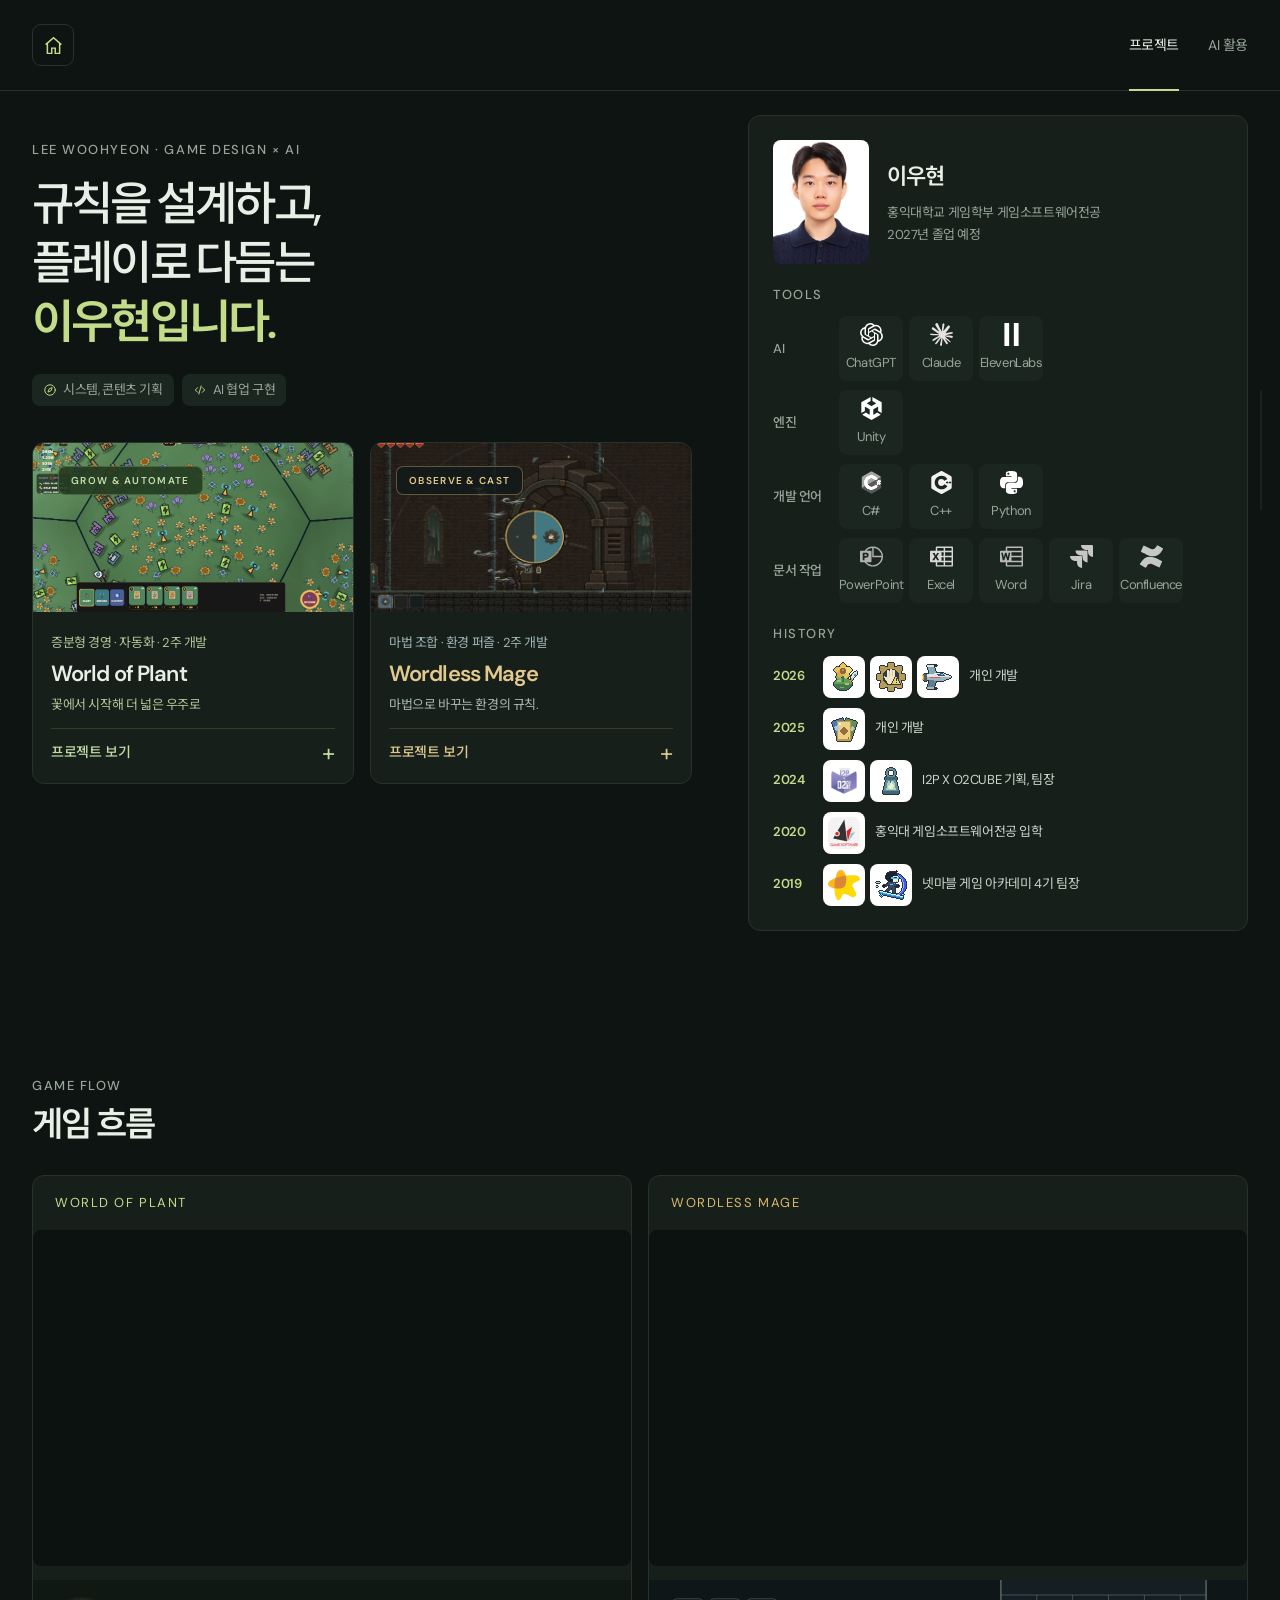
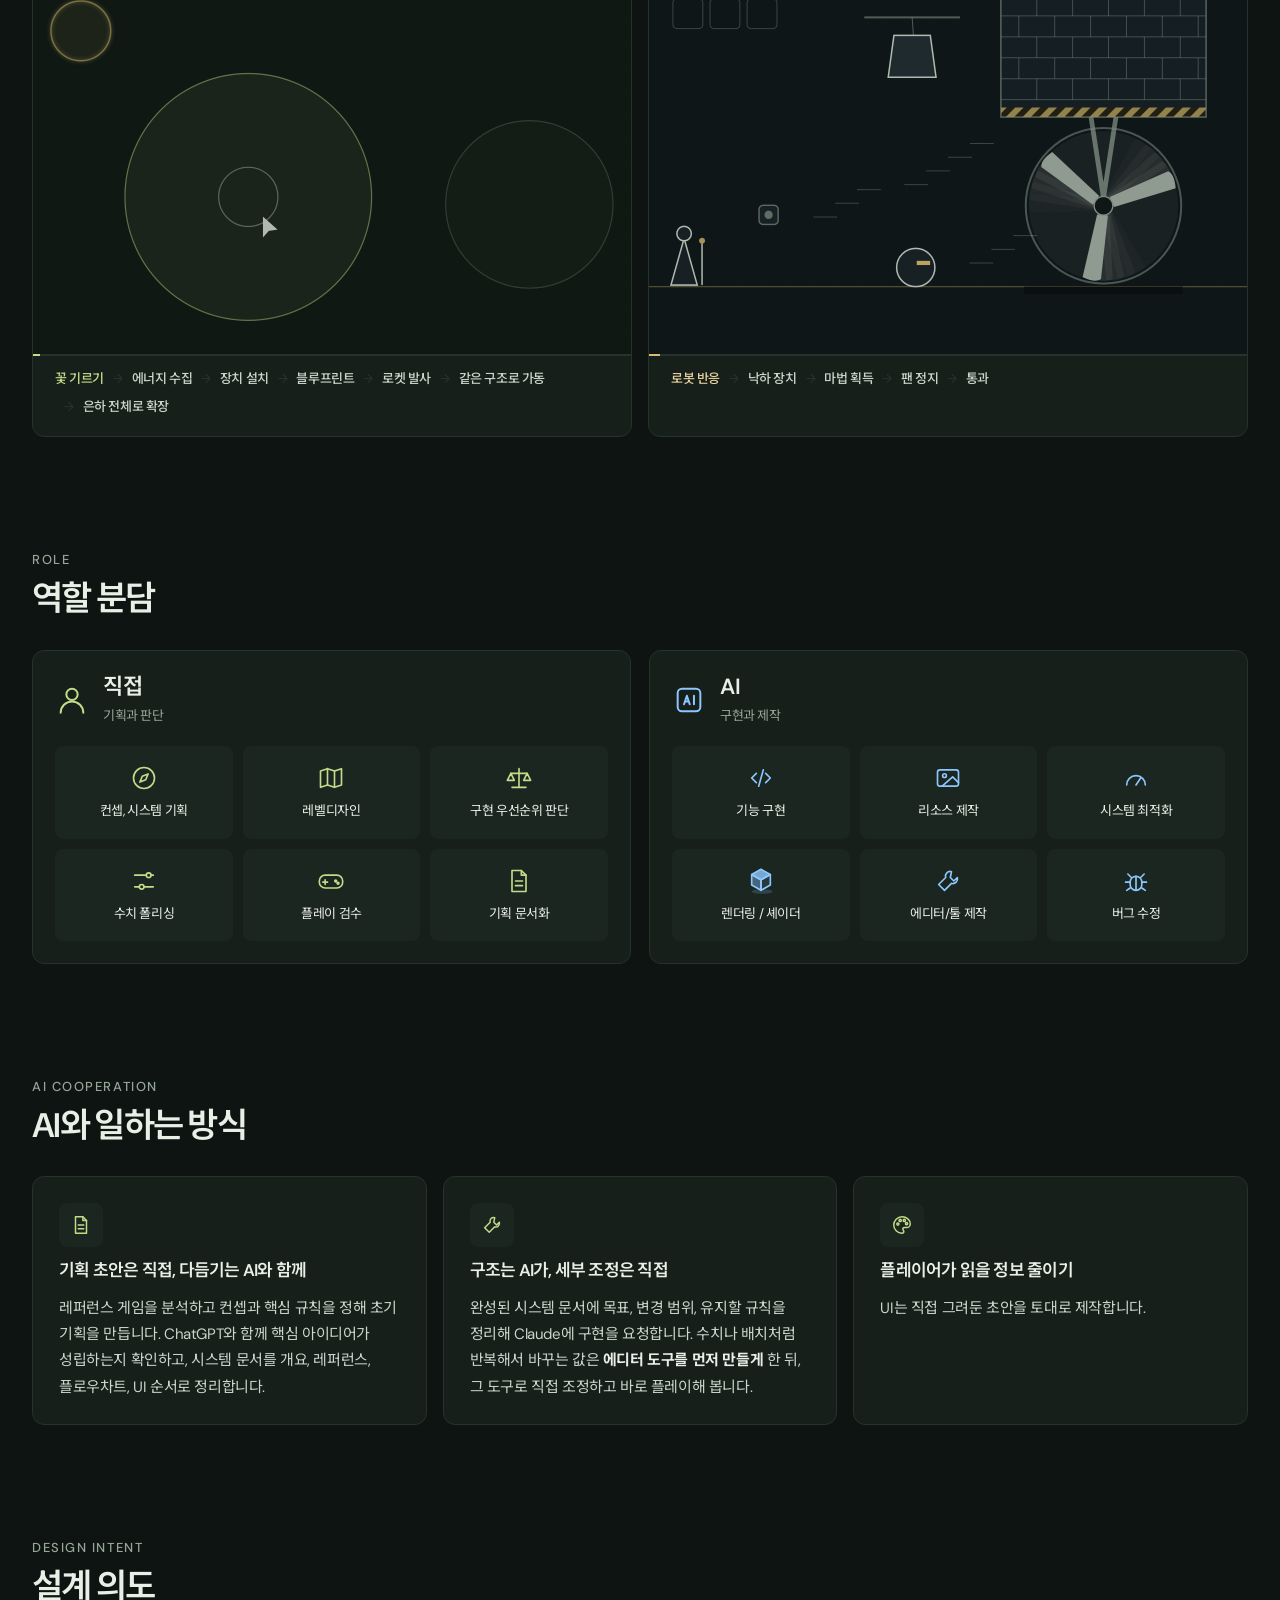
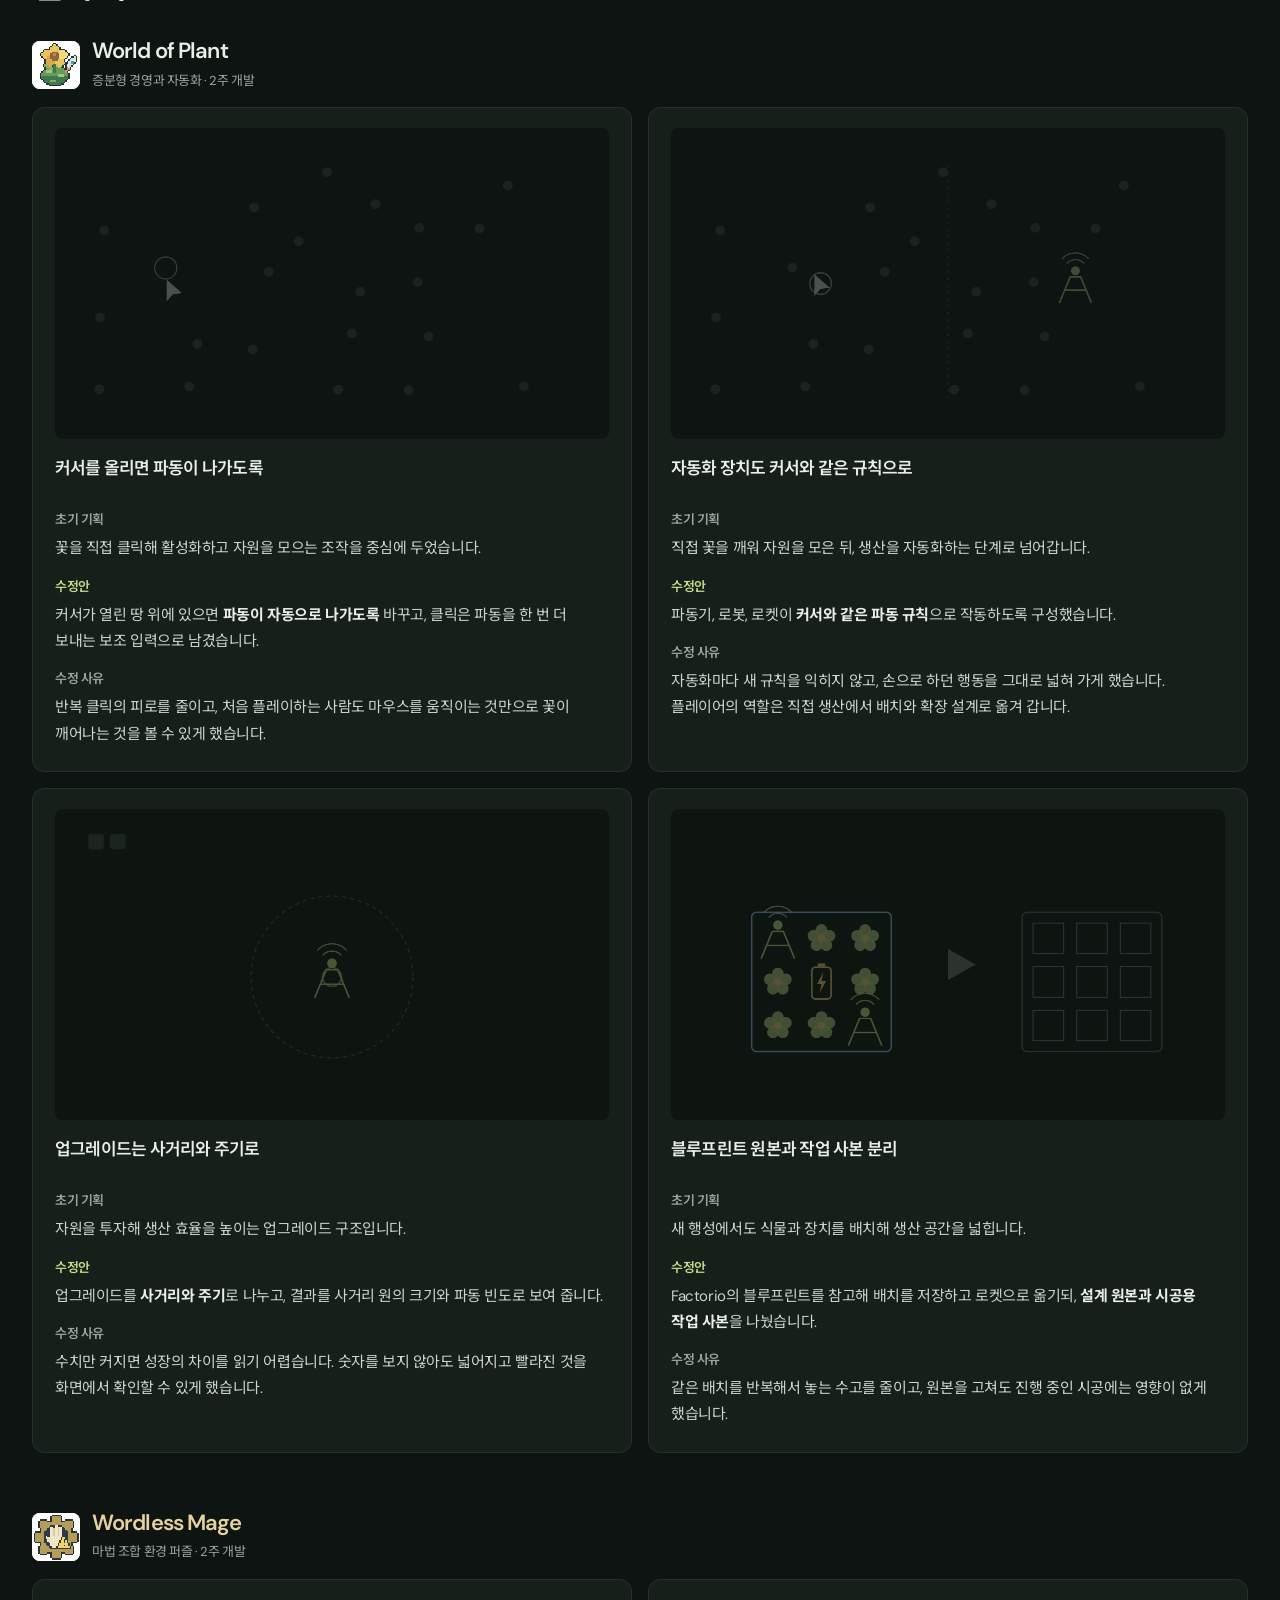
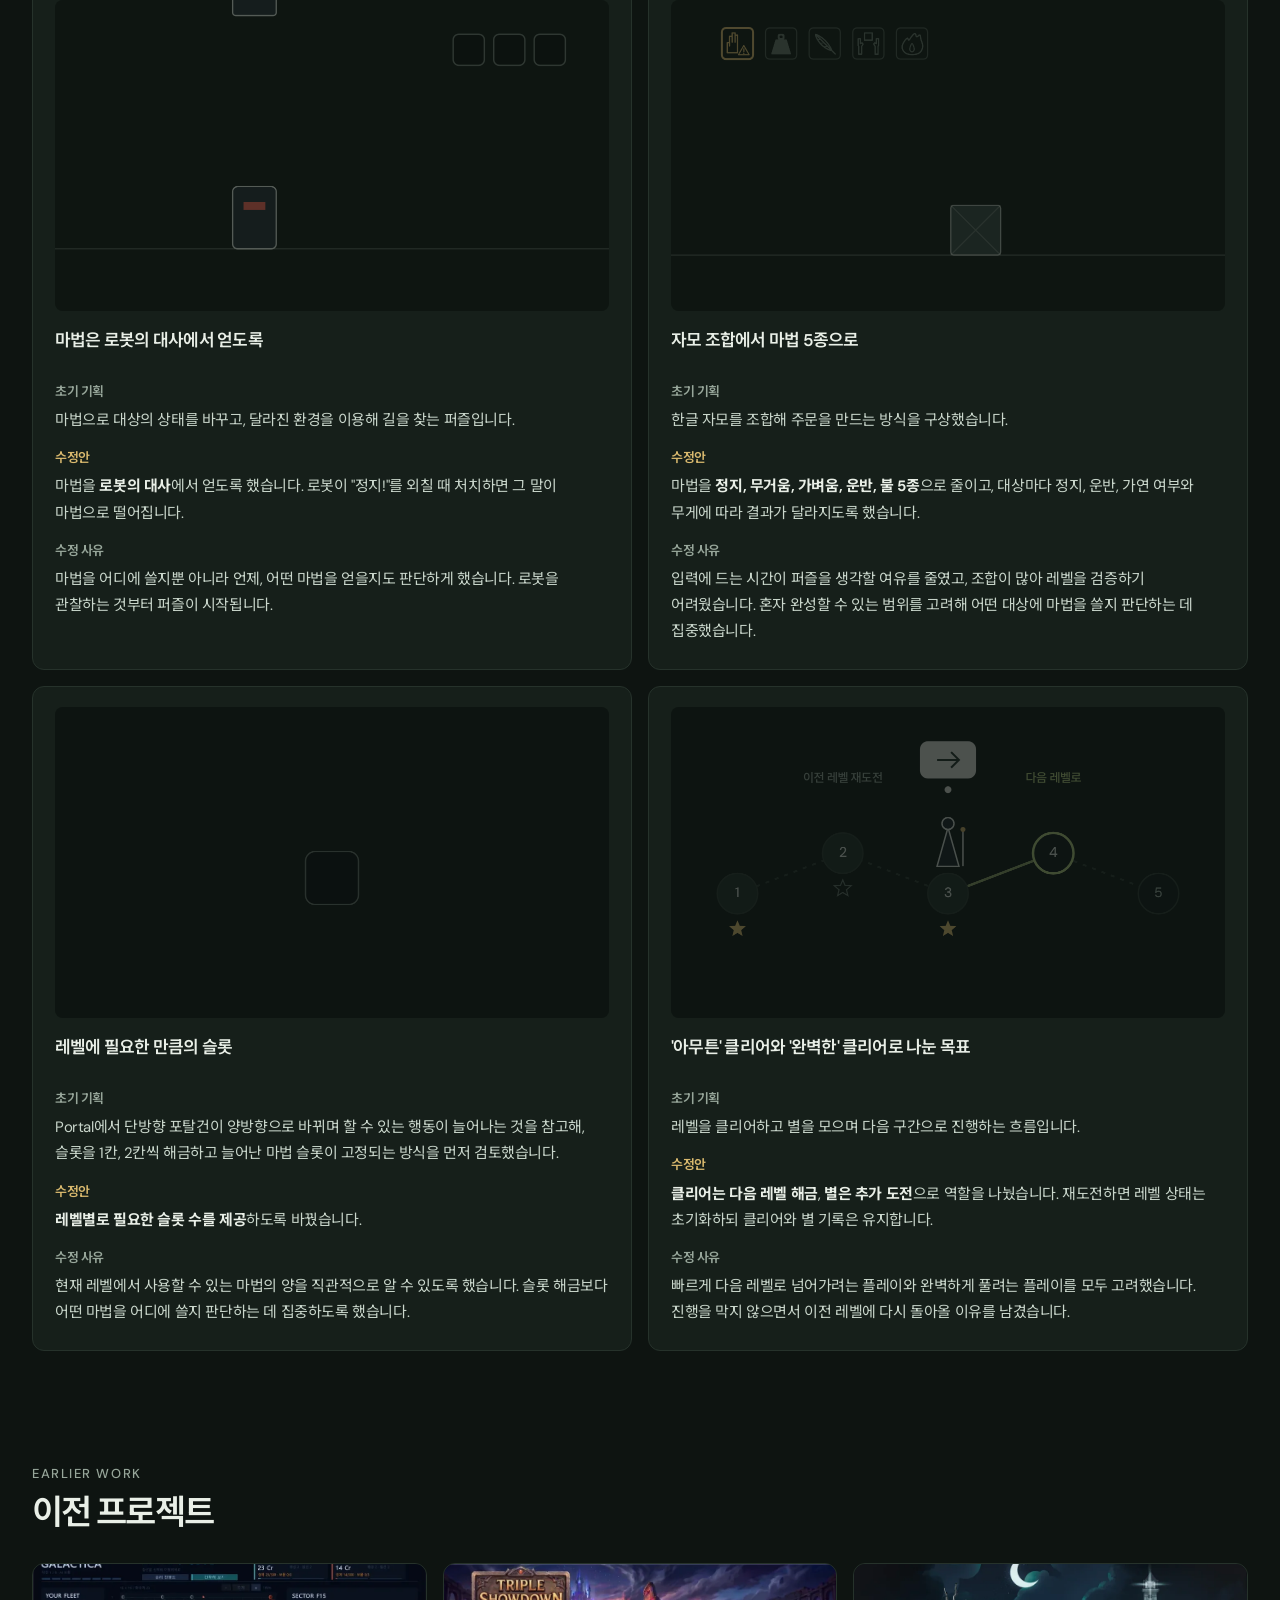
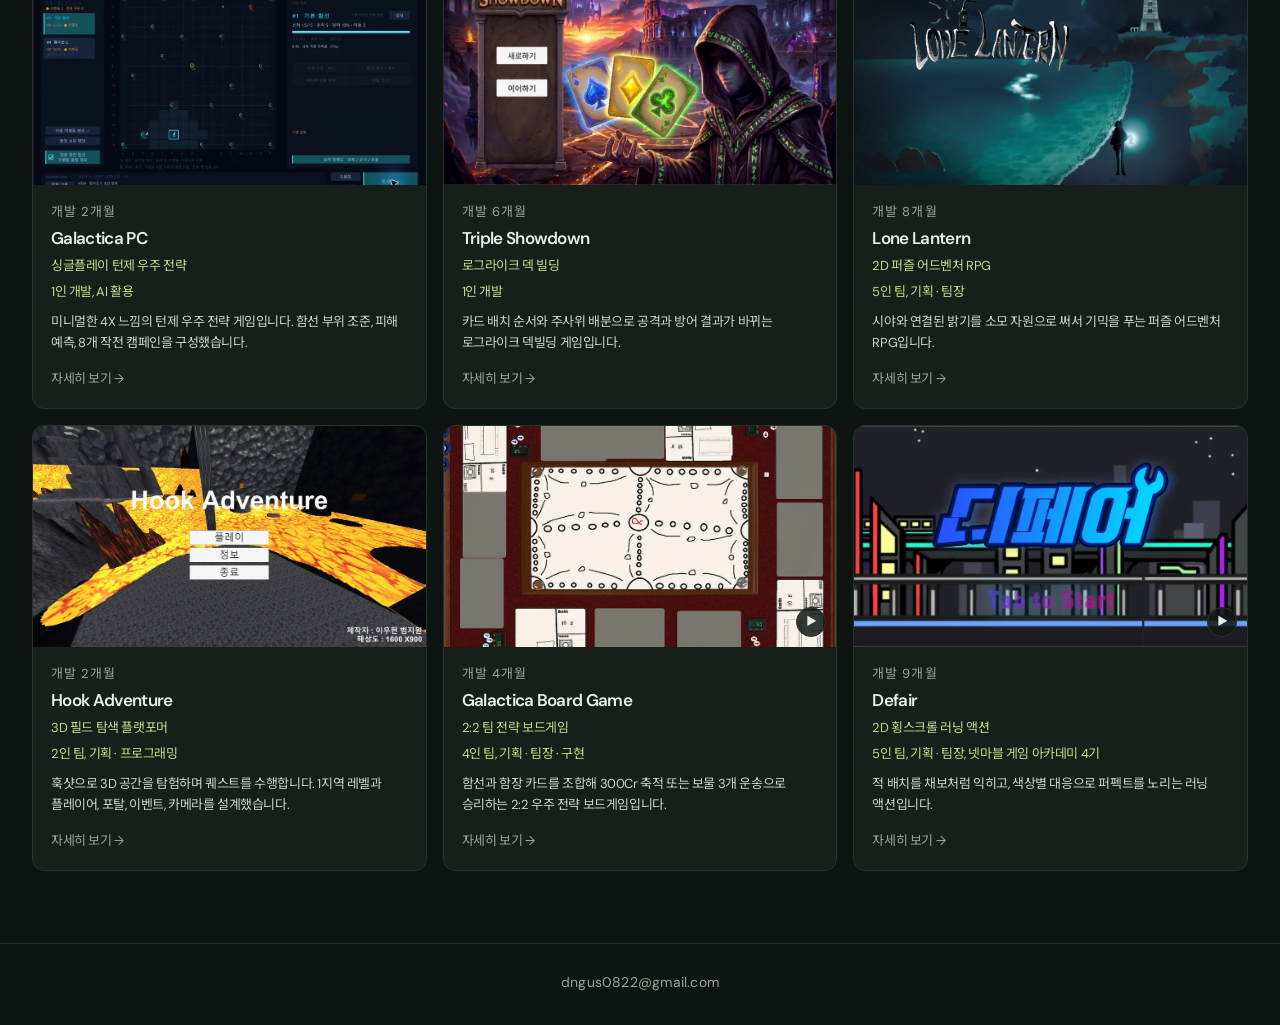
<file: public/index.html>
<!doctype html><html lang="ko"><head>
<meta charset="utf-8"><meta name="viewport" content="width=device-width,initial-scale=1"><meta name="description" content="World of Plant와 Wordless Mage의 게임 흐름, AI 협업 방식과 시행착오, 문제 해결 사례."><meta name="theme-color" content="#101914"><title>Game Archive</title><link rel="icon" href="./assets/favicon.svg" type="image/svg+xml"><link rel="stylesheet" href="./styles.css?v=8501699e215a"><link rel="stylesheet" href="./showcase.css?v=8501699e215a"><script defer src="./data/site-data.js?v=8501699e215a"></script><script defer src="./app.js?v=8501699e215a"></script><script defer src="./data/showcase-data.js?v=8501699e215a"></script><script defer src="./showcase-anim.js?v=8501699e215a"></script><script defer src="./showcase.js?v=8501699e215a"></script><meta name="archive-build" content="8501699e215a"></head>
<body data-theme="archive"><a class="skip-link" href="#main">본문으로 이동</a>
<header class="site-header"><a class="home-button" href="#overview" aria-label="홈"><svg viewBox="0 0 24 24" aria-hidden="true"><path d="m3 11 9-8 9 8M5 10v11h5v-6h4v6h5V10"/></svg></a><nav class="site-nav" aria-label="주 메뉴"><a href="#overview" data-nav="overview">프로젝트</a><a href="#ai-development" data-nav="ai-development">AI 활용</a></nav></header>
<div class="workspace"><span id="breadcrumb" class="sr-only"></span><main id="main" tabindex="-1"></main><footer class="footer"><a class="contact-email" href="mailto:dngus0822@gmail.com">dngus0822@gmail.com</a><time id="updated" class="sr-only"></time></footer></div>
<dialog id="document-dialog" class="document-dialog" aria-labelledby="dialog-title"><header class="dialog-top"><div><span class="eyebrow" id="dialog-kicker"></span><h2 id="dialog-title"></h2></div><button class="icon-button" id="close-dialog" aria-label="문서 닫기">✕</button></header><div id="dialog-body"></div></dialog>
<dialog id="resource-dialog" class="resource-dialog" aria-labelledby="resource-title"><header class="dialog-top"><h2 id="resource-title"></h2><button class="icon-button" id="close-resource" aria-label="리소스 닫기">✕</button></header><div id="resource-body"></div></dialog>
<noscript>프로젝트와 문서를 보려면 JavaScript를 켜 주세요.</noscript></body></html>
</file>
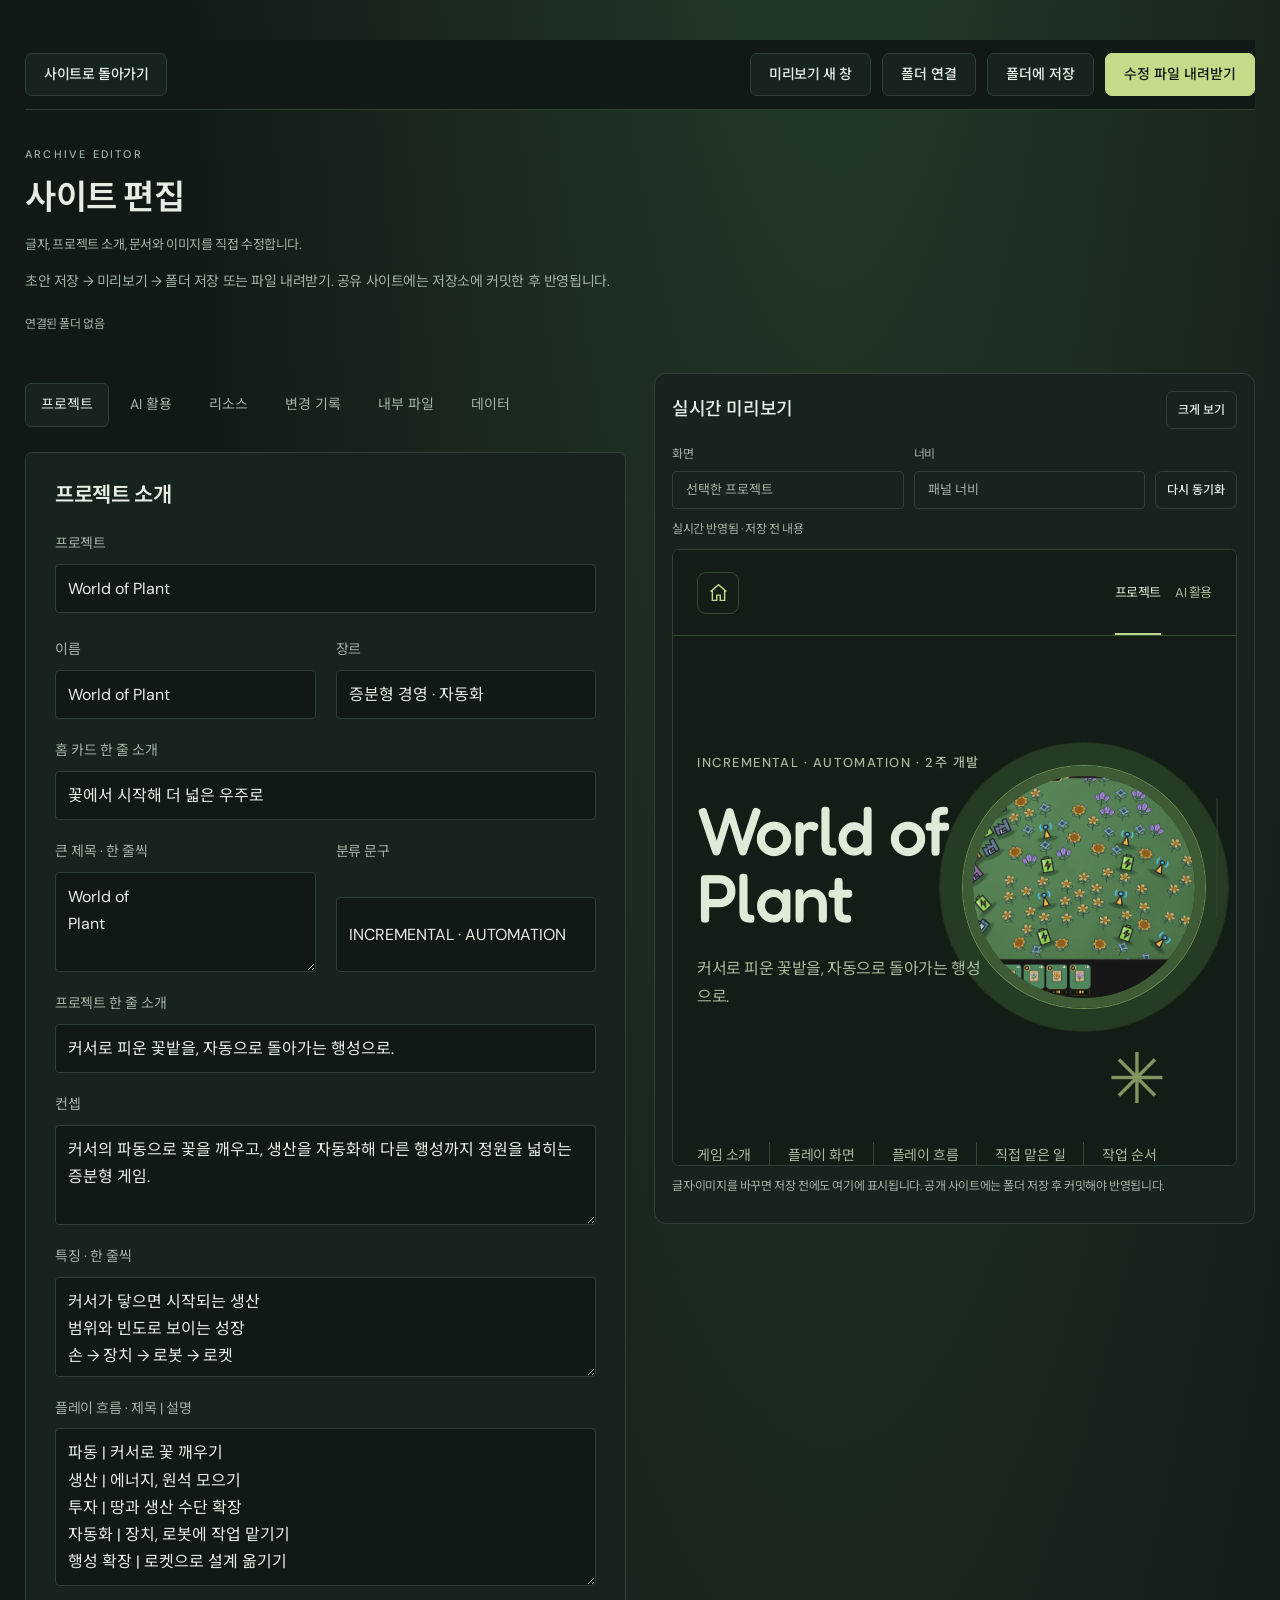
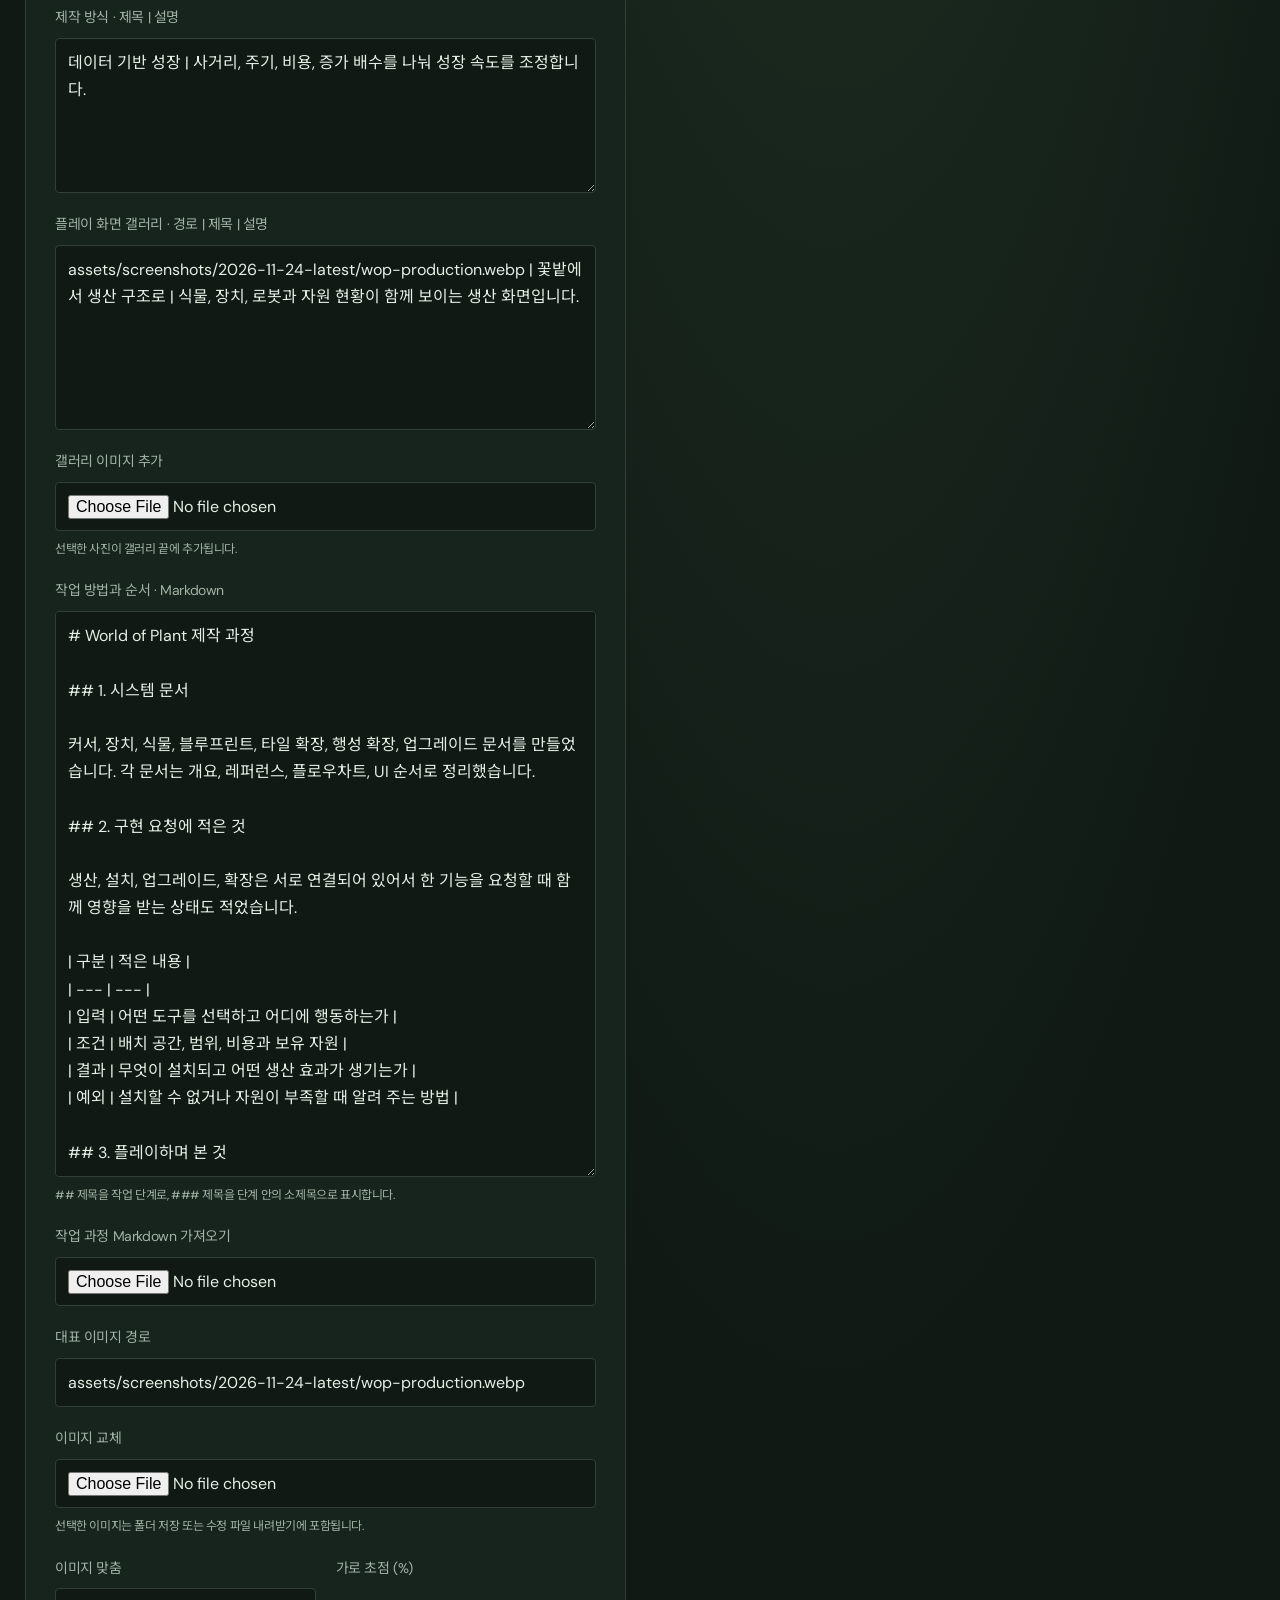
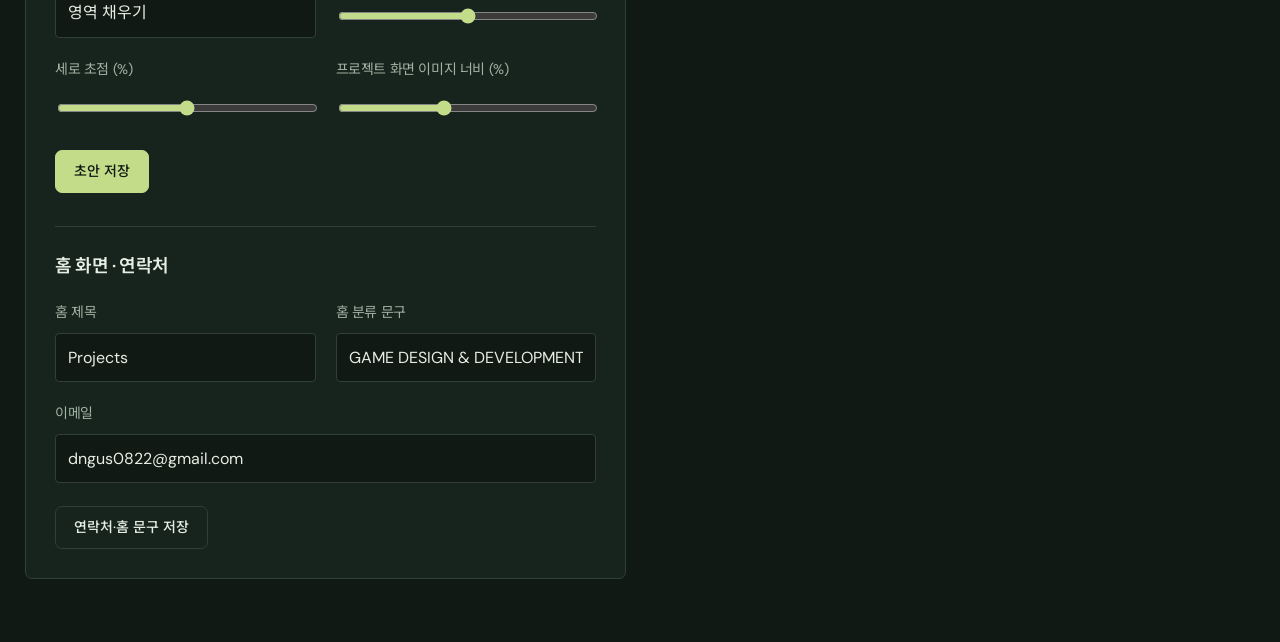
<file: public/editor.html>
<!doctype html><html lang="ko"><head><meta charset="utf-8"><meta name="viewport" content="width=device-width,initial-scale=1"><meta name="robots" content="noindex"><title>사이트 편집 · Game Archive</title><link rel="icon" href="./assets/favicon.svg" type="image/svg+xml"><link rel="stylesheet" href="./styles.css?v=8501699e215a"><script defer src="./data/site-data.js?v=8501699e215a"></script><script defer src="./editor.js?v=8501699e215a"></script><meta name="archive-build" content="8501699e215a"></head><body>
<main class="editor-wrap"><div class="editor-nav"><a class="button" href="./index.html">사이트로 돌아가기</a><div class="hero-actions"><a class="button" id="open-live-preview" href="./index.html?draft=1#overview" target="archive-live-preview" rel="noopener">미리보기 새 창</a><button class="button" id="connect-folder">폴더 연결</button><button class="button" id="save-folder">폴더에 저장</button><button class="button primary" id="export-bundle">수정 파일 내려받기</button></div></div>
<span class="eyebrow">ARCHIVE EDITOR</span><h1>사이트 편집</h1><p class="small-paragraph">글자, 프로젝트 소개, 문서와 이미지를 직접 수정합니다.</p><p class="notice">초안 저장 → 미리보기 → 폴더 저장 또는 파일 내려받기. 공유 사이트에는 저장소에 커밋한 후 반영됩니다.</p><p class="small-paragraph" id="folder-status">연결된 폴더 없음</p><p id="editor-status" class="editor-status" role="status" aria-live="polite"></p>

<div class="editor-layout"><div class="editor-fields"><nav class="editor-tabs" aria-label="편집 항목"><button type="button" class="active" data-editor-tab="projects-panel">프로젝트</button><button type="button" data-editor-tab="ai-panel">AI 활용</button><button type="button" data-editor-tab="resources-panel">리소스</button><button type="button" data-editor-tab="releases-panel">변경 기록</button><button type="button" data-editor-tab="files-panel">내부 파일</button><button type="button" data-editor-tab="data-panel">데이터</button></nav>
<section class="editor-panel editor-section" id="ai-panel" hidden><h2>AI 활용 페이지</h2><p class="image-help">Markdown을 가져오면 ## 제목별 탭, ### 제목별 펼침 항목으로 표시됩니다. 파일을 가져온 뒤 초안 저장을 눌러 주세요.</p><div class="form-actions"><label class="button">Markdown 가져오기<input id="import-ai-markdown" type="file" accept=".md,.markdown,text/markdown,text/plain" class="sr-only"></label><button class="button" type="button" id="export-ai-markdown">Markdown 내보내기</button><label class="button">Markdown 이미지 첨부<input id="ai-image-file" type="file" accept="image/png,image/jpeg,image/webp" class="sr-only"></label></div><form id="ai-form"><div class="form-grid"><label class="form-field full">제목<textarea name="title" rows="2" required></textarea></label><label class="form-field full">소개<textarea name="intro" rows="2" required></textarea></label><label class="form-field full">상단 도구 · 이름 | 설명<textarea name="tools" rows="6" required></textarea></label><label class="form-field full">상세 문서 · Markdown<textarea name="markdown" id="ai-markdown" rows="22" spellcheck="false"></textarea><small># 문서 제목 · ## 탭 · ### 펼침 항목 · 표·목록·이미지·링크·코드 지원. HTML은 글자로 표시됩니다. 상세 본문은 이 칸에서 수정하세요.</small></label><details class="form-field full"><summary>간단형 본문 설정 · Markdown이 없을 때 사용</summary><label class="form-field full">직접 담당한 일 · 한 줄씩<textarea name="responsibilities" rows="6" required></textarea></label><label class="form-field full">개발 흐름 · 단계 | 설명<textarea name="steps" rows="6" required></textarea></label></details></div><div class="form-actions"><button class="button primary" type="submit">초안 저장</button></div></form></section><section class="editor-panel editor-section" id="projects-panel"><h2>프로젝트 소개</h2><label class="form-field">프로젝트<select id="project-select"></select></label><form id="project-form"><div class="form-grid"><label class="form-field">이름<input name="name" required maxlength="100"></label><label class="form-field">장르<input name="genre" required maxlength="100"></label><label class="form-field full">홈 카드 한 줄 소개<input name="cardText" required maxlength="150"></label><label class="form-field">큰 제목 · 한 줄씩<textarea name="title" required></textarea></label><label class="form-field">분류 문구<input name="label" maxlength="100"></label><label class="form-field full">프로젝트 한 줄 소개<input name="tagline" required maxlength="200"></label><label class="form-field full">컨셉<textarea name="concept" required></textarea></label><label class="form-field full">특징 · 한 줄씩<textarea name="points" required></textarea></label><label class="form-field full">플레이 흐름 · 제목 | 설명<textarea name="steps" required rows="5"></textarea></label><label class="form-field full">제작 방식 · 제목 | 설명<textarea name="build" required rows="4"></textarea></label><label class="form-field full">플레이 화면 갤러리 · 경로 | 제목 | 설명<textarea name="gallery" rows="6"></textarea></label><label class="form-field full">갤러리 이미지 추가<input id="project-gallery-file" type="file" accept="image/png,image/jpeg,image/webp"><small>선택한 사진이 갤러리 끝에 추가됩니다.</small></label><label class="form-field full">작업 방법과 순서 · Markdown<textarea name="productionMarkdown" rows="20" spellcheck="false"></textarea><small>## 제목을 작업 단계로, ### 제목을 단계 안의 소제목으로 표시합니다.</small></label><label class="form-field full">작업 과정 Markdown 가져오기<input id="project-production-file" type="file" accept=".md,.markdown,text/markdown,text/plain"></label><label class="form-field full">대표 이미지 경로<input name="cover" required></label><label class="form-field full">이미지 교체<input id="project-image-file" type="file" accept="image/png,image/jpeg,image/webp"><small>선택한 이미지는 폴더 저장 또는 수정 파일 내려받기에 포함됩니다.</small></label><label class="form-field">이미지 맞춤<select name="coverFit"><option value="cover">영역 채우기</option><option value="contain">전체 보이기</option></select></label><label class="form-field">가로 초점 (%)<input name="coverX" type="range" min="0" max="100" value="50"></label><label class="form-field">세로 초점 (%)<input name="coverY" type="range" min="0" max="100" value="50"></label><label class="form-field">프로젝트 화면 이미지 너비 (%)<input name="heroWidth" type="range" min="25" max="80" value="47"></label></div><div class="form-actions"><button class="button primary" type="submit">초안 저장</button></div></form><h3 class="editor-subheading">홈 화면 · 연락처</h3><form id="site-form"><div class="form-grid"><label class="form-field">홈 제목<input name="heading" required maxlength="100"></label><label class="form-field">홈 분류 문구<input name="kicker" maxlength="100"></label><label class="form-field full">이메일<input name="contactEmail" type="email" required></label></div><div class="form-actions"><button class="button" type="submit">연락처·홈 문구 저장</button></div></form></section>
<section class="editor-panel editor-section" id="documents-panel" hidden><div class="authoring-heading"><h2>문서 작성</h2><button class="text-button" type="button" id="delete-web-document">문서 삭제</button></div><details id="new-document-details" class="new-document-details"><summary>새 문서 만들기</summary><form id="new-document-form"><div class="form-grid"><label class="form-field">새 문서 프로젝트<select name="project"><option value="wop">World of Plant</option><option value="ww">Wordless Mage</option></select></label><label class="form-field">새 문서 분류<select name="kind"><option>종합 기획서</option><option selected>시스템 기획서</option><option>콘텐츠 기획서</option></select></label><label class="form-field full">새 문서 제목<input name="title" required placeholder="문서 제목을 입력하세요."></label></div><button type="submit" class="button primary">빈 문서 만들기</button></form></details><div class="form-grid"><label class="form-field">문서<select id="document-select"></select></label><label class="form-field">페이지<select id="section-select"></select></label></div><div class="page-authoring-actions"><button class="button" type="button" id="add-document-page">페이지 추가</button><button class="text-button" type="button" id="delete-document-page">현재 페이지 삭제</button></div><form id="document-form"><div class="form-grid"><label class="form-field">문서 제목<input name="title" required></label><label class="form-field">분류<select name="kind"><option>종합 기획서</option><option>시스템 기획서</option><option>콘텐츠 기획서</option></select></label><label class="form-field full">페이지 제목<input name="sectionTitle" required></label><label class="form-field full">대표 이미지 경로 · 비우면 기존 이미지 사용<input name="cover"></label><label class="form-field full">문서 대표 이미지 첨부<input id="document-cover-file" type="file" accept="image/png,image/jpeg,image/webp"></label><label class="form-field">이미지 맞춤<select name="coverFit"><option value="cover">영역 채우기</option><option value="contain">전체 보이기</option></select></label><label class="form-field">가로 초점 (%)<input name="coverX" type="range" min="0" max="100" value="50"></label><label class="form-field">세로 초점 (%)<input name="coverY" type="range" min="0" max="100" value="50"></label></div><div class="document-author-toolbar"><label class="insert-position-label">삽입 위치<select id="document-insert-position"></select></label><div class="block-insert-tools"><button class="button" id="add-doc-paragraph" type="button">문단</button><button class="button" data-insert-kind="heading" type="button">제목</button><button class="button" data-insert-kind="table" type="button">표</button><button class="button" data-insert-kind="image" type="button">이미지</button><button class="button" data-insert-kind="video" type="button">동영상</button><button class="button" data-insert-kind="link" type="button">링크</button></div><details class="new-table-options"><summary>새 표 크기</summary><label>행<input id="new-table-rows" type="number" min="1" max="100" value="3"></label><label>열<input id="new-table-cols" type="number" min="1" max="20" value="2"></label></details></div><div id="insert-menu-home"><div id="inline-insert-menu" class="inline-insert-menu" hidden><button type="button" data-insert-kind="text">문단</button><button type="button" data-insert-kind="heading">제목</button><button type="button" data-insert-kind="table">표</button><button type="button" data-insert-kind="image">이미지</button><button type="button" data-insert-kind="video">동영상</button><button type="button" data-insert-kind="link">링크</button></div></div><div id="document-blocks"></div><div class="form-actions"><div class="image-url-add"><label class="form-field">본문 이미지 주소 · 기존 파일이나 URL<input id="new-image-url" placeholder="assets/my-image.png 또는 https://..."></label><button class="button" type="button" id="add-image-url">주소로 이미지 추가</button></div><label class="button" for="document-body-file">본문 이미지 첨부</label><input id="document-body-file" type="file" accept="image/png,image/jpeg,image/webp" hidden><button class="button primary" type="submit">본문 초안 저장</button></div><p class="small-paragraph">사이트에 표시되는 문서 본문을 수정합니다. 기존 문서 원본 파일은 변경하지 않습니다.</p></form></section>
<section class="editor-panel editor-section" id="files-panel" hidden><h2>내부 파일</h2><p class="small-paragraph">HTML·CSS·스크립트를 직접 편집할 수 있습니다. 수정한 파일은 폴더 저장 또는 내려받기 전까지 초안으로 보관됩니다.</p><div class="form-grid"><label class="form-field full">파일<select id="source-file-select"><option value="styles.css">styles.css · 색상·서체·레이아웃</option><option value="index.html">index.html · 기본 화면</option><option value="app.js">app.js · 화면 동작</option><option value="editor.html">editor.html · 편집 도구 화면</option><option value="editor.js">editor.js · 편집 도구 동작</option></select></label></div><div class="form-actions"><button class="button" id="load-source-file" type="button">파일 불러오기</button></div><label class="form-field editor-source-label">파일 내용<textarea id="source-file-content" spellcheck="false" rows="22"></textarea></label><div class="form-actions"><button class="button primary" id="stage-source-file" type="button">파일 초안 저장</button><span class="small-paragraph" id="source-file-status"></span></div></section>
<section class="editor-panel editor-section" id="releases-panel" hidden><h2>변경 기록</h2><label class="form-field">편집할 기록<select id="release-select"></select></label><form id="release-form"><div class="form-grid"><label class="form-field">프로젝트<select name="project"><option value="site">아카이브 사이트</option><option value="wop">World of Plant</option><option value="ww">Wordless Mage</option></select></label><label class="form-field">버전<input name="version" required maxlength="40" placeholder="예: v0.1.1"></label><label class="form-field">날짜<input name="date" type="date" required></label><label class="form-field">제목<input name="title" required maxlength="100" placeholder="이번 버전의 핵심 변경"></label><label class="form-field full">요약<textarea name="summary" required maxlength="1000" placeholder="어떤 문제를 해결했고, 플레이가 어떻게 달라졌는지 적어 주세요."></textarea></label><label class="form-field full">변경 항목 · 한 줄에 하나<textarea name="changes" required placeholder="추가: 새로운 마법 효과&#10;변경: 대상 선택 피드백 개선&#10;수정: 중복 효과 처리 오류"></textarea><small>추가 / 변경 / 수정 / 삭제 / 문서 형식으로 구분할 수 있습니다.</small></label></div><div class="form-actions"><button class="button primary" type="submit">초안 저장</button><span class="small-paragraph">게시 전 내용과 버전을 확인해 주세요.</span></div></form><div id="draft-releases" class="draft-list"></div></section>
<section class="editor-panel editor-section" id="resources-panel" hidden><h2>리소스</h2><label class="form-field">편집할 리소스<select id="resource-select"></select></label><form id="resource-form"><div class="form-grid"><label class="form-field">프로젝트<select name="project"><option value="wop">World of Plant</option><option value="ww">Wordless Mage</option></select></label><label class="form-field">리소스 이름<input name="name" required maxlength="120" placeholder="예: 정지 마법 룬"></label><label class="form-field">유형<select name="type"><option>이미지</option><option>UI</option><option>오디오</option><option>폰트</option><option>3D 모델</option><option>문서 이미지</option><option>기타</option></select></label><label class="form-field">버전<input name="version" required maxlength="40" placeholder="예: v1.0"></label><label class="form-field full">이미지·리소스 파일 추가<input id="resource-asset-file" type="file"><small>추가한 파일은 저장할 수정 파일에 포함됩니다.</small></label><label class="form-field full">파일 경로 또는 URL<input name="file" required placeholder="예: assets/my-rune.png 또는 https://..."><small>로컬 파일은 저장소의 public/assets에 함께 추가해 주세요. 오디오·폰트도 링크할 수 있습니다.</small></label><label class="form-field full">미리보기 이미지 경로 · 선택<input name="preview" placeholder="이미지 리소스는 파일 경로를 다시 입력할 수 있습니다."></label><label class="form-field">출처·제작자<input name="source" required maxlength="200" placeholder="직접 제작 / 원본 출처 주소"></label><label class="form-field">이용 조건<input name="license" required maxlength="200" placeholder="예: 직접 제작 / CC0 / 구매 에셋"></label><label class="form-field full">사용처·메모<textarea name="note" maxlength="1000" placeholder="어디에서 사용하고, 어떤 조건으로 교체할 수 있는지 적어 주세요."></textarea></label></div><div class="form-actions"><button class="button primary" type="submit">초안 저장</button></div></form><div id="draft-resources" class="draft-list"></div></section>
<section class="editor-panel editor-section" id="data-panel" hidden><h2>데이터 관리</h2><p class="small-paragraph">다른 브라우저에서 작업했다면 이전에 내려받은 데이터 파일을 가져올 수 있습니다. 현재 브라우저의 초안을 대체합니다.</p><div class="form-actions"><label class="button" for="import-data">데이터 파일 가져오기</label><input id="import-data" type="file" accept=".js,.json" hidden><button class="button" id="export-data">데이터만 내려받기</button><button class="button" id="reset-draft">공개 데이터로 초안 초기화</button></div><p class="small-paragraph">발행 순서: 파일 내려받기 → 저장소 데이터 파일 교체 → 커밋 → GitHub Actions 배포 완료 확인</p></section>
</div><aside class="live-preview-panel" id="live-preview-panel" aria-label="수정 화면 미리보기"><div class="live-preview-heading"><h2>실시간 미리보기</h2><button type="button" class="button" id="expand-live-preview" aria-pressed="false">크게 보기</button></div><div class="preview-controls"><label>화면<select id="preview-page"><option value="project">선택한 프로젝트</option><option value="overview">홈 화면</option><option value="ai-development">AI 활용</option></select></label><label>너비<select id="preview-size"><option value="desktop">패널 너비</option><option value="mobile">모바일 · 390px</option></select></label><button type="button" class="button" id="refresh-live-preview">다시 동기화</button></div><p id="live-preview-status" class="image-help" role="status">미리보기를 불러오는 중입니다.</p><div id="preview-viewport" class="preview-viewport" data-size="desktop"><iframe id="live-preview-frame" title="수정한 사이트 미리보기" src="./index.html?draft=1&amp;embedded=1#project/wop"></iframe></div><p class="image-help">글자·이미지를 바꾸면 저장 전에도 여기에 표시됩니다. 공개 사이트에는 폴더 저장 후 커밋해야 반영됩니다.</p></aside></div></main></body></html>
</file>
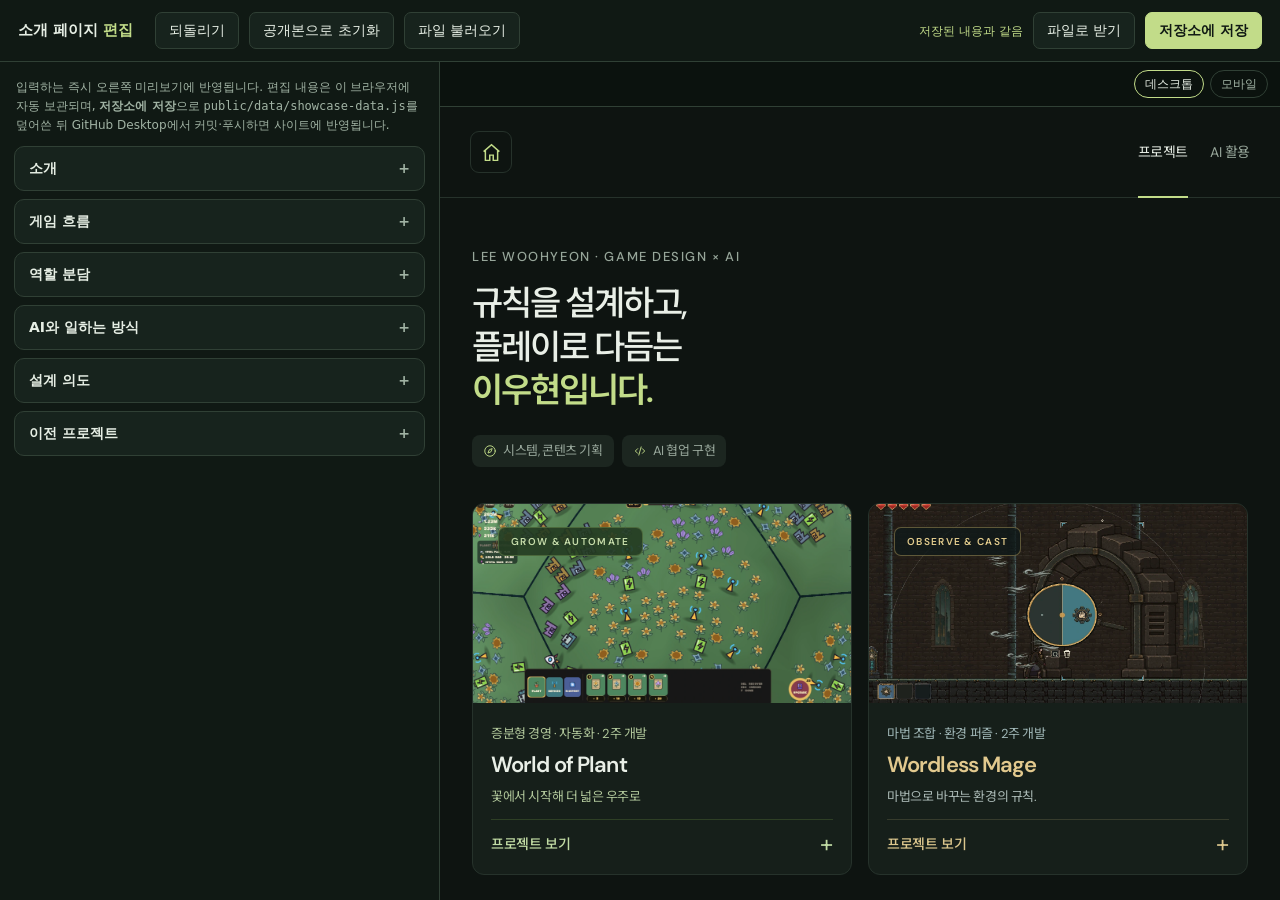
<file: public/showcase-editor.html>
<!doctype html><html lang="ko"><head>
<meta charset="utf-8"><meta name="viewport" content="width=device-width,initial-scale=1"><meta name="robots" content="noindex">
<title>소개 페이지 편집</title><link rel="icon" href="./assets/favicon.svg" type="image/svg+xml">
<style>
:root{--bg:#101914;--paper:#17231d;--ink:#e6eee4;--muted:#a1b3a4;--line:#304035;--accent:#c2dc89;--blue:#8cc8ff;--font:'DM Sans','Noto Sans KR',system-ui,sans-serif}
*{box-sizing:border-box}html,body{height:100%}body{margin:0;background:var(--bg);color:var(--ink);font:14px/1.5 var(--font);display:grid;grid-template-rows:auto 1fr;overflow:hidden}
button,input,select,textarea{font:inherit;color:inherit}
.top{display:flex;align-items:center;gap:10px;padding:12px 18px;border-bottom:1px solid var(--line);flex-wrap:wrap}
.top h1{font-size:15px;font-weight:600;margin:0 12px 0 0}.top h1 span{color:var(--accent)}
.top .spacer{flex:1}
.btn{border:1px solid var(--line);background:var(--paper);border-radius:7px;padding:7px 13px;cursor:pointer;white-space:nowrap}
.btn:hover{border-color:var(--accent)}.btn.primary{background:var(--accent);color:var(--bg);border-color:var(--accent);font-weight:600}
.status{font-size:12px;color:var(--muted)}.status.ok{color:var(--accent)}
.wrap{display:grid;grid-template-columns:minmax(360px,440px) 1fr;min-height:0}
.panel{overflow:auto;border-right:1px solid var(--line);padding:10px 14px 60px}
.preview{display:grid;grid-template-rows:auto 1fr;min-height:0;background:#0b120e}
.preview .bar{display:flex;gap:6px;padding:8px 12px;border-bottom:1px solid var(--line);flex-wrap:wrap;align-items:center}
.preview .bar button{font-size:12px;padding:4px 10px;border-radius:20px;border:1px solid var(--line);background:transparent;color:var(--muted);cursor:pointer}
.preview .bar button.on,.preview .bar button:hover{color:var(--ink);border-color:var(--accent)}
.preview .bar .sizes{margin-left:auto;display:flex;gap:6px}
.frame-wrap{display:grid;place-items:start center;overflow:auto;min-height:0}
iframe{border:0;width:100%;height:100%;background:var(--bg)}
iframe.mobile{width:390px;border-left:1px solid var(--line);border-right:1px solid var(--line)}
details.sec{border:1px solid var(--line);border-radius:10px;margin:8px 0;background:var(--paper)}
details.sec>summary{cursor:pointer;padding:11px 14px;font-weight:600;list-style:none;display:flex;justify-content:space-between}
details.sec>summary:after{content:'+';color:var(--muted)}details.sec[open]>summary:after{content:'−'}
.body{padding:2px 14px 14px}
.field{display:grid;gap:4px;margin:9px 0}
.field>label{font-size:12px;color:var(--muted)}
input[type=text],input[type=number],textarea,select{width:100%;background:var(--bg);border:1px solid var(--line);border-radius:6px;padding:7px 9px;outline:none}
input:focus,textarea:focus,select:focus{border-color:var(--accent)}
textarea{resize:vertical;min-height:54px}
.group{border-left:2px solid var(--line);padding-left:10px;margin:10px 0}
.group>.gtitle{font-size:12px;color:var(--accent);margin-bottom:2px}
.item{border:1px solid var(--line);border-radius:8px;padding:6px 10px;margin:8px 0;background:#132019}
.item-head{display:flex;align-items:center;gap:6px;font-size:12px;color:var(--muted)}
.item-head b{color:var(--ink);font-weight:500;flex:1;overflow:hidden;text-overflow:ellipsis;white-space:nowrap}
.mini{border:1px solid var(--line);background:transparent;border-radius:5px;padding:1px 7px;cursor:pointer;color:var(--muted)}
.mini:hover{color:var(--ink);border-color:var(--accent)}.mini.del:hover{border-color:#ff8a7a;color:#ff8a7a}
.add{width:100%;border:1px dashed var(--line);background:transparent;border-radius:7px;padding:6px;cursor:pointer;color:var(--muted)}
.add:hover{border-color:var(--accent);color:var(--ink)}
.iconpick{display:flex;gap:8px;align-items:center}.iconpick svg{width:22px;height:22px;flex:none;fill:none;stroke:var(--accent);stroke-width:1.6;stroke-linecap:round;stroke-linejoin:round}
.hint{font-size:12px;color:var(--muted);margin:6px 2px 10px;line-height:1.6}
@media(max-width:900px){body{overflow:auto}.wrap{grid-template-columns:1fr}.preview{height:80vh}}
</style></head>
<body>
<header class="top">
  <h1>소개 페이지 <span>편집</span></h1>
  <button class="btn" id="undo" title="Ctrl+Z">되돌리기</button>
  <button class="btn" id="reset">공개본으로 초기화</button>
  <button class="btn" id="import">파일 불러오기</button>
  <span class="spacer"></span>
  <span class="status" id="status">불러오는 중…</span>
  <button class="btn" id="download">파일로 받기</button>
  <button class="btn primary" id="save">저장소에 저장</button>
  <input type="file" id="file" accept=".js,.json" hidden>
</header>
<div class="wrap">
  <aside class="panel" id="panel">
    <p class="hint">입력하는 즉시 오른쪽 미리보기에 반영됩니다. 편집 내용은 이 브라우저에 자동 보관되며, <b>저장소에 저장</b>으로 <code>public/data/showcase-data.js</code>를 덮어쓴 뒤 GitHub Desktop에서 커밋·푸시하면 사이트에 반영됩니다.</p>
    <div id="form"></div>
  </aside>
  <section class="preview">
    <div class="bar" id="jump"><span class="sizes"><button data-size="desktop" class="on">데스크톱</button><button data-size="mobile">모바일</button></span></div>
    <div class="frame-wrap"><iframe id="frame" title="미리보기" src="index.html?showcase-preview=1#overview"></iframe></div>
  </section>
</div>
<script src="./data/showcase-data.js"></script>
<script src="./showcase-editor.js"></script>
</body></html>
</file>
<file: public/styles.css>
@import url('https://fonts.googleapis.com/css2?family=Cinzel:wght@500;600;700&family=Fredoka:wght@500;600;700&family=DM+Sans:wght@400;500;600;700&family=Noto+Sans+KR:wght@400;500;600;700;800&display=swap');
:root{--bg:#101914;--paper:#17231d;--ink:#e6eee4;--muted:#a1b3a4;--line:#304035;--accent:#c2dc89;--strong:#c2dc89;--font:'DM Sans','Noto Sans KR',system-ui,sans-serif;--sidebar:0px}
body[data-theme="wop"]{--bg:#edf3df;--paper:#f7faee;--ink:#29402a;--muted:#627659;--line:#cad6b9;--accent:#447441;--strong:#315b35;background:radial-gradient(ellipse at 80% 5%,#f7f6cc 0,transparent 45%),var(--bg)}
body[data-theme="mage"]{--bg:#10171b;--paper:#19232a;--ink:#e8dfc8;--muted:#b0b4af;--line:#3c4037;--accent:#d9b96e;--strong:#d9b96e;background:radial-gradient(ellipse at 85% 0,#1d3439 0,transparent 50%),var(--bg)}
*{box-sizing:border-box}html{scroll-padding-top:100px}body{margin:0;background:radial-gradient(ellipse at 65% -30%,#29412e,transparent 60%),var(--bg);color:var(--ink);font:16px/1.7 var(--font);letter-spacing:-.025em}button,input,select,textarea{font:inherit;color:inherit}a{color:inherit;text-decoration:none}button{cursor:pointer}button,a,input,select,textarea{-webkit-tap-highlight-color:transparent;outline-offset:5px}:focus-visible{outline:2px solid var(--accent)}button,input,select,textarea{border:1px solid var(--line);background:var(--paper)}img{display:block;max-width:100%}h1,h2,h3,p{margin:0}h1,h2,h3{line-height:1.3;font-weight:600}button{font-size:14px}svg{width:20px;height:20px;fill:none;stroke:currentColor;stroke-width:1.7}.sr-only{position:absolute;width:1px;height:1px;padding:0;overflow:hidden;clip:rect(0,0,0,0);white-space:nowrap;border:0}.skip-link{position:fixed;top:-100px;left:20px;padding:12px;background:var(--paper);z-index:100}.skip-link:focus{top:10px}.site-header{height:91px;border-bottom:1px solid var(--line);display:flex;align-items:center;gap:30px;padding:0 max(32px,calc((100vw - 1280px)/2));position:relative;z-index:5}.site-brand{font-size:23px;font-weight:700;letter-spacing:-.07em;white-space:nowrap;line-height:1}.site-brand span{color:var(--accent);font-size:34px;margin-left:2px}.site-nav{display:flex;align-items:center;gap:29px;margin-left:auto}.site-nav a{font-size:14px;color:var(--muted);white-space:nowrap;position:relative;line-height:91px}.site-nav a.active{color:var(--ink)}.site-nav a.active:after{position:absolute;content:'';height:2px;background:var(--accent);bottom:0;left:0;right:0}.site-nav a:hover{color:var(--ink)}#doc-count{font-size:11px;margin-left:4px;opacity:.55}kbd{font:11px var(--font);opacity:.6;border:1px solid var(--line);border-radius:3px;padding:0 5px}.workspace{margin:0}main{max-width:1344px;margin:0 auto;padding:48px 32px 72px;min-height:calc(100vh - 184px)}.eyebrow{display:block;font-size:11px;font-weight:500;letter-spacing:.2em;color:var(--muted);text-transform:uppercase}.collection-heading{margin:19px 0 36px}.collection-heading h1{font-size:64px;font-weight:500;letter-spacing:-.065em;margin-top:8px}.heading-dot{color:var(--accent)}.project-grid{display:grid;grid-template-columns:1fr 1fr;gap:28px}.project-card{position:relative;overflow:hidden;border:1px solid var(--line);border-radius:16px;isolation:isolate;transition:transform .25s}.project-card:hover{transform:translateY(-5px)}.project-card.wop{background:#e3edce;color:#29402a;border-color:#9daa85;border-radius:22px}.project-card.ww{background:#172129;color:#e8dfc8;border-color:#56604e;border-radius:3px}.project-visual{aspect-ratio:1.8;overflow:hidden;position:relative;isolation:isolate}.project-visual img{width:100%;height:100%;object-fit:cover;transition:transform .6s}.project-card:hover .project-visual img{transform:scale(1.03)}.project-visual:after{content:'';position:absolute;inset:0;background:linear-gradient(0deg,#14251955,transparent 65%)}.project-label{position:absolute;top:23px;left:25px;background:#f0f5e2e6;color:#29402a;border:1px solid #f0f5e299;border-radius:30px;font-size:10px;font-weight:600;letter-spacing:.13em;padding:5px 12px;z-index:1}.ww .project-label{border-radius:0;background:#10191acc;border-color:#b69e5c77;color:#e3cc8d}.project-card-body{padding:29px 31px 30px;position:relative}.card-genre{font-size:12px;color:#526c47}.ww .card-genre{color:#9fb6b6}.project-card-body h2{font-size:36px;letter-spacing:-.055em;margin:9px 0 12px;font-weight:500}.ww .project-card-body h2{font-family:'Cinzel',serif;letter-spacing:-.035em;font-size:33px;color:#e2c98e}.project-card-body>p{font-size:16px;color:#5c7453}.ww .project-card-body>p{color:#aab9b5}.card-cta{display:flex;align-items:center;justify-content:space-between;font-size:14px;font-weight:500;border-top:1px solid #526f4338;margin-top:27px;padding-top:19px}.ww .card-cta{border-color:#dbc6862a;color:#dbc68d}.card-cta>span{font-size:24px;font-weight:400;line-height:1}.project-page-hero{min-height:455px;position:relative;display:flex;align-items:center;isolation:isolate;margin:6px 0 31px}.hero-copy{position:relative;z-index:2;max-width:58%;padding:20px 0 30px}.project-page-hero h1{font-size:clamp(64px,6.3vw,94px);line-height:.99;letter-spacing:-.075em;margin:23px 0 23px;font-weight:500}.project-page-hero h1 span{display:block}.project-page-hero .lead{font-size:17px;max-width:420px;line-height:1.8;color:var(--muted)}.hero-actions{display:flex;flex-wrap:wrap;gap:11px;margin-top:28px}.button{display:inline-flex;align-items:center;justify-content:center;gap:8px;padding:10px 18px;border:1px solid var(--line);background:var(--paper);border-radius:5px;font-size:14px;line-height:1.5;font-weight:500;color:var(--ink)}.button.primary{background:var(--strong);color:var(--bg);border-color:var(--strong)}.button:hover{filter:brightness(1.06)}.button.quiet{background:transparent}.wop .button{border-radius:30px}.wop .button.primary{color:#f0f6e2}.hero-image{position:absolute;width:58%;right:-10px;top:0;bottom:0;z-index:-1;overflow:hidden}.hero-image img{width:100%;height:100%;object-fit:cover;object-position:center}.wop .hero-image{width:47%;aspect-ratio:1;top:50%;bottom:auto;transform:translateY(-50%);border-radius:50%;border:10px solid #d1dfb8;box-shadow:0 0 0 1px #9bb77d,0 0 0 23px #ccdbb64d,0 0 0 24px #94b27d33;right:15px;max-height:450px}.wop .hero-image img{object-position:51% center;transform:scale(1.06)}.wop .hero-copy{max-width:57%}.hero-emblem{position:absolute;font-size:70px;right:9%;bottom:-18px;color:var(--accent);line-height:1;opacity:.65}.ww .project-page-hero{min-height:475px;border-top:1px solid #d4b36b55;border-bottom:1px solid #d4b36b55}.ww .project-page-hero h1{font-family:'Cinzel',serif;font-size:clamp(55px,6.3vw,91px);letter-spacing:-.045em;line-height:1.08;color:#e6d29e}.ww .hero-image{width:67%;right:0}.ww .hero-image:after{content:'';position:absolute;inset:0;background:linear-gradient(90deg,#10171b 0,#10171bc9 24%,#10171b18 65%),linear-gradient(0deg,#10171b 0,transparent 30%)}.ww .hero-image img{object-position:center;opacity:.82}.ww .hero-emblem{bottom:-14px;right:20px;font-size:27px;z-index:2;background:#10171b;padding:0 15px;opacity:1}.ww .hero-copy{padding-left:17px}.ww .button{border-radius:1px}.subnav{display:flex;align-items:center;gap:27px;padding:14px 0 17px;margin-bottom:34px;border-bottom:1px solid var(--line);font-size:14px;color:var(--muted)}.subnav a:hover{color:var(--ink)}.brief-section{margin:0 0 36px;scroll-margin-top:30px}.brief-heading{display:flex;justify-content:space-between;gap:20px;align-items:center;margin-bottom:17px}.brief-heading h2,.concept-section>h2,.related-section>h2{font-size:20px;letter-spacing:-.04em}.brief-heading span{font-size:11px;color:var(--muted);letter-spacing:.14em}.concept-section{display:grid;grid-template-columns:160px 1fr;gap:24px}.concept-line{font-size:21px;line-height:1.7;letter-spacing:-.04em;max-width:890px}.concept-points{display:flex;list-style:none;padding:0;margin:17px 0 0;gap:10px 23px;flex-wrap:wrap;font-size:14px;color:var(--muted)}.concept-points li:before{content:'·';color:var(--accent);font-weight:700;margin-right:8px}.play-flow{display:grid;grid-template-columns:repeat(5,1fr);border-top:1px solid var(--line);border-bottom:1px solid var(--line);padding:24px 0}.flow-step{padding:0 20px}.flow-step:first-child{padding-left:0}.flow-step+.flow-step{border-left:1px solid var(--line)}.step-num{font-size:11px;letter-spacing:.12em;color:var(--accent);display:block;margin-bottom:10px}.flow-step h3{font-size:17px;font-weight:600;margin-bottom:7px}.flow-step p{font-size:14px;color:var(--muted);line-height:1.7}.build-grid{display:grid;grid-template-columns:repeat(3,1fr);gap:32px}.build-item{border-top:2px solid var(--line);padding-top:18px}.build-item h3{font-size:17px;font-weight:600;margin-bottom:9px}.build-item p{font-size:16px;line-height:1.85;color:var(--muted)}.related-section{border-top:1px solid var(--line);padding-top:25px;display:grid;grid-template-columns:160px 1fr;gap:24px;align-items:center}.related-docs{display:grid;grid-template-columns:repeat(3,1fr);gap:12px}.related-doc{display:flex;align-items:center;gap:11px;padding:14px 15px;background:var(--paper);border:1px solid var(--line);text-align:left;border-radius:5px}.related-doc b{font-size:14px;font-weight:500}.related-doc:hover{border-color:var(--accent)}.doc-plus{margin-left:auto;color:var(--muted);font-size:20px;font-weight:400}.doc-icon{font-size:9px;letter-spacing:0;font-weight:600;display:inline-grid;place-items:center;border:1px solid var(--line);border-radius:3px;flex-shrink:0;width:30px;height:35px;color:var(--muted)}.footer{max-width:1280px;margin:0 auto;padding:27px 0 30px;border-top:1px solid var(--line);display:flex;align-items:center;justify-content:space-between;gap:25px;font-size:12px;color:var(--muted)}.footer>div{display:flex;gap:24px}.footer a:hover{color:var(--ink)}.page-title{margin:13px 0 30px}.page-title h1{font-size:37px;letter-spacing:-.04em;margin:10px 0}.page-title p{font-size:16px;color:var(--muted)}.filters{display:flex;align-items:center;flex-wrap:wrap;gap:17px;padding:0 0 22px}.filter-tabs{display:flex;align-items:center;gap:5px;flex-wrap:wrap}.filter-tabs button{border:1px solid transparent;border-radius:4px;padding:7px 14px;background:none;color:var(--muted);font-size:14px}.filter-tabs button.selected{border-color:var(--line);background:var(--paper);color:var(--ink)}.select-wrap{position:relative}.select-wrap:after{content:'';height:6px;width:6px;border-right:1px solid var(--muted);border-bottom:1px solid var(--muted);position:absolute;right:14px;top:14px;transform:rotate(45deg);pointer-events:none}select{appearance:none;border-radius:4px;padding:7px 35px 7px 13px;font-size:14px;max-width:100%}.result-count{margin-left:auto;font-size:12px;color:var(--muted)}.table-wrap{overflow-x:auto;border-top:1px solid var(--line)}.doc-table{width:100%;border-collapse:collapse;text-align:left;min-width:690px}.doc-table th{font-size:12px;color:var(--muted);font-weight:400;padding:15px 17px;border-bottom:1px solid var(--line)}.doc-table td{font-size:14px;padding:17px;border-bottom:1px solid var(--line);color:var(--muted)}.table-name{display:flex;align-items:center;gap:13px;border:0;background:transparent;text-align:left;color:var(--ink);padding:0;font-size:16px;font-weight:500}.table-sub{display:block;font-size:11px;color:var(--muted);margin-top:4px;font-weight:400}.project-text{display:inline-flex;align-items:center;gap:7px;font-size:12px}.project-mark{display:inline-grid;place-items:center;width:23px;height:23px;border:1px solid var(--line);font-size:11px;border-radius:4px;color:var(--accent)}.type-label{font-size:12px;white-space:nowrap}.download-link{font-size:12px;white-space:nowrap;color:var(--accent)}.notice{font-size:14px;color:var(--muted);margin:0 0 20px}.empty{padding:65px 25px;text-align:center;border:1px dashed var(--line);color:var(--muted)}.empty h2{font-size:20px;color:var(--ink);margin-bottom:10px}.empty p{font-size:16px}.empty .button{margin-top:21px}.resource-grid{display:grid;grid-template-columns:repeat(3,1fr);gap:24px}.resource-card{padding:0;overflow:hidden;border:1px solid var(--line);background:var(--paper);border-radius:7px;text-align:left}.resource-card:hover{border-color:var(--accent)}.resource-img{aspect-ratio:1.8;overflow:hidden}.resource-img img{width:100%;height:100%;object-fit:cover}.resource-info{padding:17px 18px}.resource-info h2{font-size:16px;margin-bottom:7px}.resource-meta{display:flex;justify-content:space-between;gap:10px;font-size:12px;color:var(--muted)}.timeline{max-width:900px;margin:18px 0 0 10px;border-left:1px solid var(--line);padding-left:31px}.release{position:relative;padding:0 0 38px}.release:before{content:'';position:absolute;left:-36px;top:7px;width:8px;height:8px;border:1px solid var(--muted);border-radius:50%;background:var(--bg)}.release-kicker{display:flex;align-items:center;gap:13px;font-size:12px;color:var(--muted);flex-wrap:wrap}.release-version{border:1px solid var(--line);padding:2px 8px;border-radius:3px;color:var(--accent);font-size:12px}.release h2{font-size:23px;margin:17px 0 10px}.release>p{font-size:16px;color:var(--muted)}.change-list{list-style:none;padding:22px 0 0;margin:0;display:grid;gap:13px}.change-list li{display:flex;gap:13px;font-size:16px;color:var(--muted);align-items:flex-start}.change-type{border:1px solid var(--line);font-size:11px;white-space:nowrap;padding:1px 7px;color:var(--accent);border-radius:3px;margin-top:4px}.footer-sep{margin:0 10px}dialog{padding:0;border:1px solid var(--line);border-radius:8px;box-shadow:0 30px 100px #0008;background:var(--paper);color:var(--ink);max-height:89vh}dialog::backdrop{background:#08110cbb;backdrop-filter:blur(4px)}.document-dialog{width:min(1040px,calc(100vw - 40px))}.dialog-top{position:sticky;top:0;z-index:2;background:var(--paper);border-bottom:1px solid var(--line);padding:23px 28px;display:flex;align-items:center;justify-content:space-between;gap:20px}.dialog-top h2{font-size:22px;margin-top:5px}.dialog-top .eyebrow{font-size:10px}.icon-button{background:transparent;border:1px solid var(--line);display:grid;place-items:center;width:34px;height:34px;font-size:16px;color:var(--muted);border-radius:4px;flex-shrink:0}.doc-toolbar{display:flex;justify-content:space-between;align-items:center;gap:18px;padding:17px 28px;background:var(--bg);border-bottom:1px solid var(--line);font-size:12px;color:var(--muted);flex-wrap:wrap}.toolbar-actions{display:flex;gap:8px;flex-wrap:wrap}.doc-toolbar .button{font-size:12px;padding:8px 11px}.doc-body{padding:30px 34px}.doc-section+.doc-section{margin-top:38px;border-top:1px solid var(--line);padding-top:23px}.doc-section>h3{font-size:12px;color:var(--muted);margin-bottom:22px;letter-spacing:.04em}.doc-section p{font-size:16px;line-height:1.95;color:var(--muted);margin:12px 0;white-space:pre-line}.doc-section .content-heading{font-size:18px;color:var(--ink);font-weight:600;margin-top:24px}.doc-table-scroll{overflow-x:auto;margin:19px 0}.doc-content-table{width:100%;border-collapse:collapse;font-size:14px;text-align:left;min-width:480px}.doc-content-table th,.doc-content-table td{border:1px solid var(--line);padding:11px 13px;white-space:pre-line;line-height:1.8}.doc-content-table th{background:var(--bg);font-weight:500;color:var(--ink)}.doc-content-table td{color:var(--muted)}.doc-image-strip{display:flex;gap:10px;overflow:auto;margin-bottom:26px}.doc-image-strip button{padding:0;flex:0 0 210px;overflow:hidden;border-radius:5px}.doc-image-strip img{height:118px;object-fit:cover;width:100%}.small-paragraph{font-size:13px;color:var(--muted);margin:14px 0}.document-page .doc-body{background:var(--paper);border:1px solid var(--line);border-radius:6px}.document-page .doc-toolbar{border:1px solid var(--line);border-radius:6px;margin-bottom:20px}.back-link{display:inline-block;font-size:13px;color:var(--muted);margin-bottom:15px}.resource-dialog{width:min(980px,calc(100vw - 40px))}.resource-full-image{padding:18px;background:var(--bg)}.resource-full-image img{width:100%;max-height:60vh;object-fit:contain}.resource-details{padding:24px 30px}.resource-fields{display:grid;grid-template-columns:repeat(3,1fr);gap:22px;margin:0 0 24px}.resource-fields dt{font-size:12px;color:var(--muted)}.resource-fields dd{font-size:14px;color:var(--ink);margin:6px 0 0}.resource-details p{font-size:14px;color:var(--muted);margin:17px 0}.guide{max-width:800px}.guide h2{font-size:21px;margin:30px 0 14px}.guide p,.guide li{font-size:16px;color:var(--muted);line-height:1.95}.guide a{text-decoration:underline;color:var(--accent)}.toast{position:fixed;bottom:28px;left:50%;transform:translateX(-50%);border:1px solid var(--line);padding:11px 19px;border-radius:6px;background:var(--paper);color:var(--ink);font-size:14px;z-index:100}.draft-banner{padding:10px 20px;background:#7c5a27;color:#fff3c9;font-size:14px;text-align:center}.editor-wrap{max-width:1050px;margin:0 auto;padding:40px 25px}.editor-wrap h1{font-size:34px;margin:12px 0}.editor-nav{display:flex;justify-content:space-between;gap:15px;flex-wrap:wrap;margin-bottom:35px}.editor-nav .hero-actions{margin:0}.editor-panel{background:var(--paper);border:1px solid var(--line);border-radius:7px;padding:29px;margin:23px 0}.editor-panel h2{font-size:21px;margin-bottom:23px}.form-grid{display:grid;grid-template-columns:1fr 1fr;gap:20px}.form-field{display:grid;gap:8px;font-size:14px;color:var(--muted)}.form-field.full{grid-column:1/-1}.form-field input,.form-field textarea,.form-field select{border:1px solid var(--line);padding:10px 12px;background:var(--bg);border-radius:4px;width:100%;min-width:0;font-size:16px;color:var(--ink)}.form-field small{font-size:12px}.form-field textarea{min-height:100px;resize:vertical}.form-actions{display:flex;align-items:center;gap:13px;flex-wrap:wrap;margin-top:23px}.draft-list{display:grid;gap:10px;margin-top:20px}.draft-row{display:flex;justify-content:space-between;align-items:center;padding:13px 0;border-bottom:1px solid var(--line);font-size:14px;gap:15px}.draft-row small{font-size:12px;color:var(--muted);display:block}.draft-row button{border:0;background:transparent;color:#dca69b;font-size:13px}.editor-status{font-size:14px;color:var(--accent);min-height:25px}.editor-panel code,.guide code{background:var(--bg);padding:2px 6px;font-size:13px;border-radius:3px;word-break:break-word}
@media(min-width:1600px){.project-page-hero{min-height:490px}.project-visual{aspect-ratio:1.85}.collection-heading{margin-top:30px;margin-bottom:44px}}
@media(max-width:1100px){.site-header{padding:0 30px;gap:25px}.site-nav{gap:22px}.collection-heading h1{font-size:57px}.project-card-body h2{font-size:31px}.ww .project-card-body h2{font-size:28px}.project-page-hero{min-height:420px}.project-page-hero h1{font-size:76px}.ww .project-page-hero h1{font-size:72px}.hero-copy{max-width:57%}.project-page-hero .lead{font-size:16px;max-width:370px}.wop .hero-image{width:43%;right:10px}.build-grid{gap:23px}.concept-section,.related-section{grid-template-columns:125px 1fr;gap:19px}.related-doc{padding:13px 11px;gap:8px}.footer{margin:0 32px}.flow-step{padding:0 15px}}
@media(max-width:800px){.site-header{padding:0 24px;height:auto;min-height:85px;gap:23px}.site-nav{gap:19px}.site-nav a{font-size:13px;line-height:85px}.site-brand{font-size:21px}main{padding:35px 24px 55px}.project-grid{gap:21px}.collection-heading{margin:10px 0 28px}.collection-heading h1{font-size:52px}.project-card-body{padding:23px}.project-card-body h2{font-size:29px}.ww .project-card-body h2{font-size:25px}.project-card-body>p{font-size:15px}.card-genre{font-size:11px}.project-label{left:18px;top:18px;font-size:9px}.hero-copy{max-width:62%}.project-page-hero h1{font-size:68px}.ww .project-page-hero h1{font-size:64px}.wop .hero-image{width:40%;right:7px}.hero-image{width:60%}.project-page-hero .lead{max-width:310px}.concept-section,.related-section{grid-template-columns:1fr;gap:15px}.concept-line{font-size:20px}.concept-points{font-size:14px}.play-flow{grid-template-columns:repeat(5,1fr);padding:20px 0}.flow-step{padding:0 12px}.flow-step h3{font-size:16px}.flow-step p{font-size:13px}.build-grid{gap:20px}.build-item p{font-size:16px}.build-item h3{font-size:16px}.resource-grid{grid-template-columns:1fr 1fr}.footer{margin:0 24px}}
@media(max-width:560px){html{scroll-padding-top:25px}.site-header{padding:0 20px;flex-wrap:wrap;gap:0;min-height:0;justify-content:space-between}.site-brand{font-size:22px;padding:22px 0 18px}.site-nav{width:100%;justify-content:space-between;gap:10px;order:3;margin:0}.site-nav a{line-height:44px;font-size:13px}#doc-count{font-size:10px}main{padding:27px 20px 45px}.collection-heading{margin:10px 0 27px}.collection-heading h1{font-size:46px}.collection-heading>.eyebrow{font-size:9px;letter-spacing:.14em}.project-grid{grid-template-columns:1fr;gap:27px}.project-visual{aspect-ratio:1.85}.project-card-body{padding:23px 25px}.project-card-body h2{font-size:34px}.ww .project-card-body h2{font-size:29px}.project-card-body>p{font-size:16px}.project-label{font-size:10px}.card-cta{margin-top:23px}.project-page-hero{min-height:610px;display:block;padding-top:3px;margin:0 0 15px}.hero-copy,.wop .hero-copy{max-width:100%;padding:0}.project-page-hero .eyebrow{font-size:9px;letter-spacing:.14em}.project-page-hero h1{font-size:70px;line-height:1;letter-spacing:-.065em;margin:21px 0 18px}.project-page-hero .lead{font-size:16px;max-width:100%;line-height:1.8}.hero-actions{margin-top:20px;gap:8px}.button{padding:10px 15px;font-size:13px}.wop .hero-image{width:230px;height:230px;right:calc(50% - 115px);top:auto;bottom:12px;transform:none;border-width:6px;box-shadow:0 0 0 1px #9bb77d,0 0 0 14px #ccdbb64d,0 0 0 15px #94b27d33}.wop .hero-emblem{font-size:48px;bottom:0;right:3%}.ww .project-page-hero{min-height:610px;border-top:0;padding-top:3px}.ww .project-page-hero h1{font-size:61px;line-height:1.1;margin:21px 0 18px}.ww .hero-copy{padding:0}.ww .hero-image{top:auto;bottom:0;right:-20px;left:-20px;width:auto;height:330px;z-index:-1}.ww .hero-image:after{background:linear-gradient(180deg,#10171b,transparent 45%),linear-gradient(0deg,#10171b,transparent 30%)}.ww .hero-image img{object-position:55% center;opacity:.9}.ww .hero-emblem{bottom:-12px;font-size:22px;right:5px}.subnav{gap:23px;font-size:13px;padding:10px 0 15px;margin-bottom:28px}.brief-section{margin-bottom:30px}.concept-line{font-size:20px;line-height:1.8}.concept-points{display:grid;gap:6px;margin-top:14px;font-size:14px}.brief-heading h2,.concept-section>h2,.related-section>h2{font-size:19px}.play-flow{grid-template-columns:1fr;padding:0}.flow-step,.flow-step:first-child{padding:14px 3px;display:grid;grid-template-columns:25px 86px 1fr;gap:9px;align-items:center}.flow-step+.flow-step{border-left:0;border-top:1px solid var(--line)}.step-num,.flow-step h3{margin:0}.flow-step h3{font-size:15px}.flow-step p{font-size:14px}.build-grid{grid-template-columns:1fr;gap:20px}.build-item{padding-top:14px;border-top-width:1px}.build-item h3{font-size:17px;margin-bottom:7px}.build-item p{font-size:16px}.related-docs{grid-template-columns:1fr;gap:9px}.related-doc{padding:12px 14px}.related-doc b{font-size:14px}.footer{padding:22px 0;margin:0 20px;font-size:11px;gap:15px}.footer>div{gap:16px}.page-title{margin:4px 0 25px}.page-title h1{font-size:31px}.page-title>.eyebrow{font-size:10px}.filters{gap:12px}.filter-tabs{gap:2px}.filter-tabs button{padding:6px 11px;font-size:13px}.result-count{font-size:11px}.resource-grid{gap:13px}.resource-info{padding:13px}.resource-info h2{font-size:14px}.resource-meta{font-size:11px;flex-direction:column;gap:2px}.notice{font-size:13px}.timeline{margin-left:4px;padding-left:24px}.release:before{left:-29px}.release h2{font-size:21px}.change-list li{font-size:16px}.release-kicker{gap:10px;font-size:11px}.doc-body{padding:22px 20px}.dialog-top{padding:18px 20px}.dialog-top h2{font-size:20px}.doc-toolbar{padding:15px 20px;gap:12px}.doc-toolbar .button{font-size:11px;padding:7px 9px}.document-dialog,.resource-dialog{width:calc(100vw - 16px);max-height:94vh}.resource-details{padding:21px}.resource-fields{grid-template-columns:1fr 1fr;gap:19px}.form-grid{grid-template-columns:1fr}.form-field.full{grid-column:auto}.editor-wrap{padding:25px 19px}.editor-wrap h1{font-size:31px}.editor-panel{padding:22px 18px}.editor-nav{margin-bottom:25px}.guide h2{font-size:20px}}
@media(prefers-reduced-motion:reduce){*{transition:none!important;scroll-behavior:auto!important}}@media print{body{background:white!important;color:#222!important}.site-header,.footer,.subnav,.hero-actions,.related-section{display:none}.workspace{margin:0}main{padding:0}.project-page-hero{min-height:350px}.hero-copy{max-width:55%}.project-page-hero h1{font-size:60px}.brief-section{break-inside:avoid}.build-item p,.flow-step p,.concept-points,.concept-line,.lead{color:#333!important}.play-flow{grid-template-columns:repeat(5,1fr)}.flow-step{display:block!important}.step-num{color:#444}}
/* Home and project-organized document library. */
.home-button{display:inline-grid;place-items:center;width:42px;height:42px;border:1px solid var(--line);border-radius:9px;color:var(--accent);flex-shrink:0}.home-button svg{width:21px;height:21px}.home-button:hover{background:var(--paper)}.footer{justify-content:center}.contact-email{font-size:14px;letter-spacing:.015em}
.library-project-tabs{display:flex;gap:6px;flex-wrap:wrap}.library-project-tabs button{font-size:14px;padding:7px 14px;border:1px solid transparent;background:transparent;border-radius:5px;color:var(--muted)}.library-project-tabs button.selected{background:var(--paper);border-color:var(--line);color:var(--ink)}.library-project-tabs button.wop{color:#b4d793}.library-project-tabs button.ww{color:#87cbd0}body[data-theme="wop"] .library-project-tabs button.wop{color:#3b7140}body[data-theme="wop"] .library-project-tabs button.ww{color:#426b79}
.document-collections{display:grid;grid-template-columns:repeat(2,minmax(0,1fr));gap:34px;margin-top:9px;align-items:start}.document-collection{min-width:0;--project-accent:#b4d793;--project-shade:#a5cf7c13;--project-edge:#a5cf7c45}.document-collection.ww{--project-accent:#88cbd1;--project-shade:#73b6c715;--project-edge:#7eb7c247}.collection-project-header{display:flex;align-items:center;justify-content:space-between;gap:16px;padding:17px 0 22px;border-bottom:2px solid var(--project-edge);color:var(--project-accent)}.collection-project-header>div{display:flex;align-items:center;gap:13px}.collection-project-header h2{font-size:24px;font-weight:500;letter-spacing:-.04em}.collection-project-header>span{font-size:12px;color:var(--muted);white-space:nowrap}.collection-project-symbol{display:inline-flex}.collection-project-symbol svg{width:24px;height:24px;stroke-width:1.5}.document-list{display:grid}.doc-entry{display:flex;align-items:stretch;border-bottom:1px solid var(--line);gap:8px;padding:0 4px 0 0}.doc-entry:hover{background:var(--project-shade)}.document-open{display:flex;align-items:center;gap:15px;padding:16px 5px 16px 0;flex:1;min-width:0;border:0;background:transparent;text-align:left}.topic-icon{display:inline-grid;place-items:center;flex-shrink:0;width:45px;height:45px;border:1px solid #a4c77f40;background:#a5cf7c15;border-radius:9px;color:#b4d793}.topic-icon.ww{border-color:#7eb7c247;background:#73b6c715;color:#88cbd1;border-radius:4px}.topic-icon svg{height:24px;width:24px;stroke-width:1.5;stroke-linecap:round;stroke-linejoin:round}.doc-entry-text{display:grid;gap:3px;min-width:0}.doc-entry-text b{font-size:16px;font-weight:500;line-height:1.6;overflow-wrap:anywhere}.doc-entry-text small{font-size:12px;color:var(--muted)}.entry-plus{margin-left:auto;color:var(--project-accent);font-size:22px;font-weight:400}.related-doc .topic-icon{width:34px;height:34px;border-radius:5px}.related-doc .topic-icon svg{width:19px;height:19px}
body[data-theme="wop"] .document-collection.wop{--project-accent:#3b7140;--project-shade:#50793a0a;--project-edge:#597e3e66}body[data-theme="wop"] .document-collection.ww{--project-accent:#426b79}body[data-theme="wop"] .topic-icon.wop{color:#3b7140;background:#50793a10;border-color:#597e3e44}body[data-theme="wop"] .topic-icon.ww{color:#426b79;background:#426b7910;border-color:#426b7944}
@media(max-width:850px){.document-collections{grid-template-columns:1fr;gap:33px}.collection-project-header h2{font-size:24px}.document-open{padding:15px 2px 15px 0}.doc-entry{gap:13px}.collection-project-header{padding-top:7px}}
@media(max-width:560px){.home-button{width:36px;height:36px;margin:17px 0 12px}.home-button svg{width:19px;height:19px}.library-project-tabs{gap:2px}.library-project-tabs button{font-size:12px;padding:6px 10px}.document-collections{gap:30px;margin-top:5px}.collection-project-header{padding-bottom:18px}.collection-project-header h2{font-size:23px}.collection-project-header>div{gap:10px}.topic-icon{height:42px;width:42px}.document-open{gap:12px}.doc-entry-text b{font-size:16px}.doc-entry-text small{font-size:11px}.contact-email{font-size:13px}.related-doc .topic-icon{width:34px;height:34px}.entry-plus{font-size:20px}}
/* Shared dark surfaces and consistent controls; individual game accents remain. */
body[data-theme="wop"]{--bg:#121d15;--paper:#1a2a1e;--ink:#e0ead8;--muted:#a6b99e;--line:#334b35;--accent:#bbd788;--strong:#bad680;background:radial-gradient(ellipse at 80% 5%,#28452b 0,transparent 50%),var(--bg)}
.project-card.wop{background:#1c3021;color:#e0ead8;border-color:#486442}.project-card.ww,.project-card.wop{border-radius:20px}.project-card.wop .project-card-body h2,.wop .project-page-hero h1{font-family:'Fredoka','DM Sans',sans-serif;font-weight:500;letter-spacing:-.025em}.project-card.wop .project-card-body h2{font-size:38px}.project-card.wop .card-genre,.project-card.wop .project-card-body>p{color:#b0c69a}.project-card.wop .card-cta{color:#c1dba4;border-color:#5d7f3e55}.project-card.wop .project-label{background:#243b22e6;color:#c7ddab;border-color:#80a15a66}.ww .project-label,.project-label{border-radius:7px}.wop .button,.ww .button,.button{border-radius:7px}.wop .button.primary{color:#142217}.wop .hero-image{border-color:#3e5b36;box-shadow:0 0 0 1px #6c8d52,0 0 0 23px #314b2d66,0 0 0 24px #577e3e33}.topic-icon.ww{border-radius:9px}body[data-theme="wop"] .library-project-tabs button.wop{color:#b4d793}body[data-theme="wop"] .library-project-tabs button.ww{color:#88cbd1}body[data-theme="wop"] .document-collection.wop{--project-accent:#b4d793;--project-shade:#a5cf7c13;--project-edge:#a5cf7c45}body[data-theme="wop"] .document-collection.ww{--project-accent:#88cbd1}body[data-theme="wop"] .topic-icon.wop{color:#b4d793;background:#a5cf7c15;border-color:#a4c77f40}body[data-theme="wop"] .topic-icon.ww{color:#88cbd1;background:#73b6c715;border-color:#7eb7c247}
@media(max-width:800px){.project-card.wop .project-card-body h2{font-size:32px}}@media(max-width:560px){.project-card.wop .project-card-body h2{font-size:36px}.wop .hero-image{box-shadow:0 0 0 1px #6c8d52,0 0 0 14px #314b2d66,0 0 0 15px #577e3e33}}
/* Authoring workspace: never linked in the visitor navigation. */
[hidden]{display:none!important}.editor-wrap{max-width:1200px}.editor-nav{position:sticky;top:0;background:var(--bg);z-index:5;padding:13px 0;border-bottom:1px solid var(--line)}.editor-tabs{display:flex;gap:5px;flex-wrap:wrap;margin:25px 0}.editor-tabs button{border:1px solid transparent;background:transparent;padding:9px 15px;border-radius:6px;color:var(--muted)}.editor-tabs button.active{border-color:var(--line);color:var(--ink);background:var(--paper)}.editor-panel>.form-field{margin-bottom:25px}.editor-subheading{font-size:18px;margin:33px 0 22px;border-top:1px solid var(--line);padding-top:28px}.editor-doc-block{border-top:1px solid var(--line);margin-top:22px;padding-top:15px}.editor-block-heading{display:flex;align-items:center;justify-content:space-between;gap:15px;font-size:12px;color:var(--muted);margin-bottom:10px}.text-button{border:0;background:transparent;font-size:12px;color:#d2a69a}.editor-doc-block>textarea{width:100%;padding:12px 14px;font-size:16px;resize:vertical;border-radius:4px;line-height:1.8;background:var(--bg)}.editor-table-scroll{overflow:auto}.editor-cell-table{border-collapse:collapse;min-width:650px;width:100%}.editor-cell-table td{border:1px solid var(--line);padding:0;min-width:140px}.editor-cell-table textarea{border:0;resize:vertical;background:var(--bg);font-size:14px;line-height:1.8;width:100%;min-height:80px;padding:9px 11px}.editor-source-label{margin-top:23px}.editor-source-label textarea{font-family:ui-monospace,Consolas,monospace!important;tab-size:2;line-height:1.65;white-space:pre;overflow:auto;font-size:13px}.editor-panel form+form{margin-top:25px}#folder-status{font-size:12px}.editor-status{position:relative;padding:8px 0;line-height:1.8}#project-form [name=steps],#project-form [name=build]{min-height:155px}
@media(max-width:560px){.editor-nav{position:relative;gap:14px}.editor-nav .hero-actions{gap:7px}.editor-nav .button{font-size:12px;padding:8px 11px}.editor-tabs{gap:2px}.editor-tabs button{font-size:13px;padding:8px 10px}.editor-panel .form-grid{gap:17px}.editor-panel{margin-top:16px}.editor-source-label textarea{font-size:12px}}
/* Document library: separate categories with visible image previews. */
.document-filters{display:flex;justify-content:space-between;gap:18px;flex-wrap:wrap;margin-bottom:27px}.document-kind-tabs{display:flex;gap:4px;flex-wrap:wrap}.document-kind-tabs button{border:1px solid transparent;border-radius:7px;background:transparent;padding:8px 15px;font-size:14px;color:var(--muted)}.document-kind-tabs button.selected{border-color:var(--line);background:var(--paper);color:var(--ink)}.document-kind-tabs button:hover{color:var(--ink)}.document-kind-group{margin-top:25px}.document-kind-heading{display:flex;align-items:center;gap:9px;margin-bottom:13px}.document-kind-heading h3{font-size:17px;font-weight:500;color:var(--project-accent)}.document-kind-heading>span{font-size:12px;color:var(--muted)}.document-card-grid{display:grid;grid-template-columns:repeat(2,minmax(0,1fr));gap:15px}.document-card-grid .doc-entry{padding:0;border:1px solid var(--line);border-radius:12px;overflow:hidden;background:var(--paper);transition:border-color .15s}.document-card-grid .doc-entry:hover{border-color:var(--project-accent)}.document-card-grid .document-open{display:flex;flex-direction:column;align-items:stretch;padding:0;gap:0;width:100%}.document-cover{display:block;aspect-ratio:16/9;overflow:hidden;background:#101914}.document-cover img{display:block;width:100%;height:100%;object-fit:cover}.document-card-caption{display:flex;align-items:center;gap:10px;padding:14px 12px;flex:1}.document-card-caption .topic-icon{width:32px;height:32px;border-radius:7px}.document-card-caption .topic-icon svg{width:18px;height:18px}.document-card-caption .doc-entry-text b{font-size:15px}.document-card-caption .entry-plus{font-size:19px}.document-collections.single-project{grid-template-columns:1fr}.single-project .document-card-grid{grid-template-columns:repeat(3,minmax(0,1fr))}.related-doc{flex-wrap:wrap;overflow:hidden}.related-doc-cover{width:100%;height:auto;aspect-ratio:16/9;object-fit:cover;border-radius:6px;margin-bottom:6px}.related-doc b{flex:1}
@media(max-width:850px){.document-card-grid,.single-project .document-card-grid{grid-template-columns:repeat(3,minmax(0,1fr))}}@media(max-width:650px){.document-filters{gap:12px}.document-kind-tabs{width:100%;border-top:1px solid var(--line);padding-top:12px}.document-kind-tabs button{font-size:13px;padding:7px 14px}.document-card-grid,.single-project .document-card-grid{grid-template-columns:repeat(2,minmax(0,1fr));gap:11px}.document-card-caption{padding:11px 9px;gap:7px}.document-card-caption .topic-icon{width:27px;height:27px}.document-card-caption .doc-entry-text b{font-size:14px}.document-card-caption .entry-plus{display:none}.related-doc-cover{width:100px;margin:0;flex-shrink:0}.related-doc{flex-wrap:nowrap}}@media(max-width:360px){.document-card-grid,.single-project .document-card-grid{grid-template-columns:1fr}}
/* Authoring preview and document image placement. */
.editor-wrap{max-width:1760px}.editor-layout{display:grid;grid-template-columns:minmax(0,1fr) minmax(390px,1fr);gap:28px;align-items:start}.editor-fields{min-width:0}.editor-fields .form-grid{grid-template-columns:1fr 1fr}.editor-fields .editor-panel{margin-top:0}.editor-fields .editor-tabs{margin-top:10px}.live-preview-panel{position:sticky;top:22px;min-width:0;border:1px solid var(--line);border-radius:12px;background:var(--paper);padding:17px}.live-preview-heading{display:flex;align-items:center;justify-content:space-between;gap:12px;margin-bottom:15px}.live-preview-heading h2{font-size:18px;font-weight:500}.preview-controls{display:flex;align-items:end;gap:10px;flex-wrap:wrap}.preview-controls label{display:grid;gap:6px;font-size:12px;color:var(--muted);flex:1;min-width:120px}.preview-controls select{width:100%;font-size:13px}.preview-controls .button,.live-preview-heading .button{font-size:12px;padding:9px 11px}.image-help{font-size:12px;color:var(--muted);line-height:1.7;margin:10px 0}.preview-viewport{background:#090f0b;padding:0;overflow:auto;min-height:450px;border:1px solid var(--line);border-radius:7px;display:flex;justify-content:center}.preview-viewport iframe{border:0;display:block;width:100%;height:72vh;min-height:450px;background:var(--bg);flex-shrink:0}.preview-viewport[data-size="mobile"] iframe{width:390px;max-width:100%}.live-preview-panel.expanded{position:fixed;inset:16px;z-index:100;overflow:auto;box-shadow:0 0 0 30px #000c}.live-preview-panel.expanded iframe{height:calc(100vh - 230px)}.editor-fields input[type="range"]{width:100%;accent-color:var(--accent);padding:8px 0}.block-actions{display:flex;gap:12px}.image-placement-stage{min-height:125px;border:1px dashed var(--line);background:repeating-linear-gradient(45deg,#ffffff03 0 10px,transparent 10px 20px);padding-bottom:14px;overflow:hidden}.placement-image{position:relative;cursor:move;touch-action:none}.placement-image>img{display:block;width:100%;min-height:25px;pointer-events:none;background:#111b16}.image-resize-handle{position:absolute;right:0;bottom:0;width:21px;height:21px;background:var(--accent);border:2px solid var(--bg);border-radius:4px;cursor:nwse-resize;touch-action:none}.image-layout-controls{display:grid;grid-template-columns:1fr 1fr;gap:12px;margin:13px 0}.image-layout-controls label{display:grid;gap:6px;font-size:12px;color:var(--muted)}.image-layout-controls input,.image-layout-controls select{min-width:0;width:100%}.image-align-controls{display:flex;gap:7px}.image-align-controls button{border:1px solid var(--line);border-radius:5px;padding:6px 12px;background:var(--bg);font-size:12px}.editor-image-block>.form-field{margin-top:12px}.doc-inline-image{margin-bottom:24px;max-width:100%}.doc-inline-image img{display:block;width:100%;max-width:100%;background:#0d1711}.doc-inline-image figcaption{font-size:14px;line-height:1.7;color:var(--muted);margin-top:9px;text-align:center;overflow-wrap:anywhere}.doc-cover-header{margin-bottom:28px;border-radius:10px;max-height:420px}.doc-cover-header img{height:100%;max-height:420px}.embedded-preview .draft-banner{display:none}
@media(max-width:1050px){.editor-fields .form-grid{grid-template-columns:1fr}.editor-layout{gap:17px;grid-template-columns:minmax(0,1fr) minmax(350px,1fr)}.editor-fields .editor-panel{padding:22px 16px}.live-preview-panel{padding:12px}.editor-tabs button{padding:8px 10px}}@media(max-width:800px){.editor-layout{grid-template-columns:1fr}.live-preview-panel{position:relative;top:auto}.editor-fields .form-grid{grid-template-columns:1fr 1fr}.preview-viewport iframe{height:650px}.editor-fields .editor-panel{padding:24px}.live-preview-panel.expanded{position:fixed;inset:8px}}@media(max-width:560px){.editor-fields .form-grid{grid-template-columns:1fr}.editor-fields .editor-panel{padding:20px 15px}.image-layout-controls{gap:9px}.doc-inline-image{max-width:100%}.preview-controls{gap:8px}.live-preview-panel.expanded iframe{height:calc(100vh - 260px)}}
@media(min-width:561px){.project-page-hero .hero-image[style*="--hero-width"]{width:var(--hero-width)}}
.image-url-add{width:100%;display:flex;align-items:end;gap:10px;margin-top:20px}.image-url-add .form-field{flex:1}.image-url-add .button{flex-shrink:0}.doc-inline-image{margin-right:0}.image-url-add input{min-width:0}@media(max-width:560px){.image-url-add{align-items:stretch;flex-direction:column}}
.image-layout-controls input,.image-layout-controls select{min-height:40px;font-size:14px;padding:8px 10px;background:var(--bg);border:1px solid var(--line);border-radius:5px}
.live-preview-panel{top:86px}.preview-viewport{min-height:360px}.preview-viewport iframe{height:calc(100vh - 285px);min-height:360px}@media(max-width:800px){.live-preview-panel{top:auto}.preview-viewport iframe{height:650px}}
/* Blank-page authoring and ordered insertion. */
.authoring-heading{display:flex;align-items:center;justify-content:space-between;gap:15px}.authoring-heading h2{margin:0}.new-document-details{margin:22px 0;padding:14px;border:1px solid var(--line);border-radius:8px}.new-document-details summary{cursor:pointer;color:var(--accent);font-size:15px}.new-document-details form{margin-top:20px}.new-document-details .button{margin-top:15px}.page-authoring-actions{display:flex;gap:15px;align-items:center;margin:15px 0 24px}.document-author-toolbar{position:sticky;top:74px;z-index:6;border:1px solid var(--line);border-radius:9px;background:var(--paper);padding:12px;margin:24px 0 14px;box-shadow:0 8px 22px #0002}.insert-position-label{display:flex;align-items:center;gap:10px;font-size:13px;color:var(--muted)}.insert-position-label select{flex:1;min-width:0;font-size:13px;padding:7px 10px}.block-insert-tools{display:flex;gap:6px;flex-wrap:wrap;margin-top:11px}.block-insert-tools .button{font-size:13px;padding:8px 12px}.new-table-options{font-size:12px;color:var(--muted);margin-top:10px}.new-table-options summary{cursor:pointer}.new-table-options label{display:inline-flex;align-items:center;gap:7px;margin:10px 14px 0 0}.new-table-options input{width:62px;padding:5px 8px}.content-insert-gap{display:flex;justify-content:center;align-items:center;gap:7px;position:relative;min-height:30px;margin:5px 0}.content-insert-gap:before,.content-insert-gap:after{content:'';height:1px;background:var(--line);flex:1;opacity:.35}.content-insert-gap>button{border:1px solid var(--line);background:var(--bg);color:var(--accent);width:27px;height:27px;border-radius:50%;font-size:18px;line-height:1}.inline-insert-menu{display:flex;gap:5px;flex-wrap:wrap;background:var(--paper);border:1px solid var(--line);padding:8px;border-radius:8px}.inline-insert-menu button{border:0;border-radius:4px;background:var(--bg);color:var(--ink);font-size:13px;padding:7px 10px}.inline-insert-menu button:hover,.block-insert-tools .button:hover{border-color:var(--accent);color:var(--accent)}.editor-doc-block{margin-top:0}.empty-authoring{text-align:center;padding:32px 12px;color:var(--muted);font-size:15px}.block-text-kind{display:flex;align-items:center;gap:10px;font-size:12px;color:var(--muted);margin-bottom:10px}.block-text-kind select{font-size:13px;padding:5px 11px}.table-structure-tools{display:flex;align-items:end;gap:6px;flex-wrap:wrap;margin-bottom:12px}.table-structure-tools label{display:grid;gap:5px;font-size:12px;color:var(--muted)}.table-structure-tools select{font-size:12px;padding:6px 10px}.table-structure-tools button{border:1px solid var(--line);border-radius:5px;padding:7px 9px;background:var(--bg);font-size:12px}.editor-link-block .form-field,.editor-video-block>.form-field{margin:12px 0}.block-actions button:disabled,.table-structure-tools button:disabled{opacity:.35;cursor:default}.doc-inline-video{margin-right:0;margin-bottom:25px;max-width:100%}.doc-inline-video video,.doc-inline-video iframe{display:block;width:100%;aspect-ratio:16/9;background:#050b07;border:0;border-radius:8px}.doc-inline-video h4{font-size:17px;font-weight:500;margin:13px 0 5px}.doc-inline-video figcaption{font-size:14px;color:var(--muted);line-height:1.8}.doc-link-card{display:flex;gap:16px;padding:19px;border:1px solid var(--line);background:var(--paper);border-radius:9px;margin:15px 0 24px;overflow-wrap:anywhere}.doc-link-card:hover{border-color:var(--accent)}.doc-link-symbol{color:var(--accent);flex-shrink:0}.doc-link-symbol svg{width:24px;height:24px}.doc-link-card strong{display:block;font-size:17px;font-weight:500}.doc-link-card small{display:block;line-height:1.8;color:var(--muted);font-size:14px;margin-top:5px}.doc-link-url{display:block;color:var(--accent);font-size:12px;margin-top:9px}.authored-heading{font-size:22px;font-weight:500;line-height:1.65;margin:30px 0 15px}.editor-image-block .image-placement-stage:has(img:not([src]),img[src=""]){min-height:110px}.editor-image-block .image-placement-stage img:not([src]),.editor-image-block .image-placement-stage img[src=""]{min-height:100px;opacity:0}
@media(max-width:560px){.document-author-toolbar{position:relative;top:auto}.block-insert-tools{gap:5px}.block-insert-tools .button{font-size:12px;padding:7px 10px}.content-insert-gap{flex-wrap:wrap}.table-structure-tools{gap:5px}.table-structure-tools button{padding:7px 8px}.authored-heading{font-size:20px}.doc-link-card{padding:15px;gap:11px}.doc-link-card strong{font-size:16px}}

/* AI development: shared portfolio tone and editable content. */
.ai-page{max-width:1120px;margin:auto}.ai-page .page-title{max-width:780px}.ai-ownership{padding:28px;border:1px solid var(--border,#34433d);border-radius:20px;background:rgba(121,175,148,.06)}.ai-page h2{font-size:1.3rem;margin:0 0 20px}.ai-roles{display:flex;flex-wrap:wrap;gap:10px;list-style:none;margin:0;padding:0}.ai-roles li{padding:10px 15px;border:1px solid #40584c;border-radius:12px;color:#e1eddf}.ai-section{margin-top:48px}.ai-tools{display:grid;grid-template-columns:repeat(3,1fr);gap:18px}.ai-tool{padding:25px;border:1px solid #34433d;border-radius:18px;background:#17201c}.ai-tool h3{margin:16px 0 12px}.ai-tool p{line-height:1.8;color:#aebbb4;margin:0}.ai-projects{display:flex;flex-wrap:wrap;gap:12px;margin-top:40px}.ai-projects .button{display:flex;gap:10px;align-items:center}@media(max-width:700px){.ai-tools{grid-template-columns:1fr}.ai-ownership{padding:20px}.site-nav{gap:14px}.ai-page .page-title h1{font-size:2rem}}

/* Interactive AI case studies — keeps the existing dark green / cyan palette. */
.ai-interactive{--ai-accent:#c6d790}.ai-interactive[data-ai-theme="wop"]{--ai-accent:#a5d3a3}.ai-interactive[data-ai-theme="ww"]{--ai-accent:#87cfd6}.ai-interactive .page-title{margin-bottom:22px}.ai-tool-pills{display:flex;gap:10px;flex-wrap:wrap;margin-bottom:30px}.ai-tool-pills span{font-size:.8rem;border:1px solid #38473e;border-radius:30px;padding:7px 13px;color:#b9c7bf}.ai-tabs{display:flex;gap:6px;overflow-x:auto;position:sticky;top:89px;z-index:5;padding:10px;background:#111c17f5;backdrop-filter:blur(12px);border:1px solid #34433d;border-radius:16px;scrollbar-width:thin}.ai-tabs button{flex:0 0 auto;font:inherit;font-size:.87rem;border:1px solid transparent;border-radius:10px;background:transparent;color:#9eaea4;padding:12px 16px;cursor:pointer}.ai-tabs button:hover{color:#fff;background:#22332a}.ai-tabs button[aria-selected="true"]{color:#0d1914;background:var(--ai-accent);font-weight:700}.ai-section-panel{border:1px solid #34433d;border-radius:22px;padding:30px;margin-top:22px;background:linear-gradient(145deg,#1d2b22a6,#101a16);animation:ai-panel-in .22s ease-out}.ai-panel-heading{display:flex;align-items:baseline;gap:20px;padding-bottom:20px;border-bottom:1px solid #34433d;margin-bottom:22px}.ai-panel-heading span{font-size:.78rem;letter-spacing:.12em;color:var(--ai-accent)}.ai-panel-heading h2{margin:0;font-size:1.6rem}.ai-markdown{color:#bdcbc2;font-size:.97rem;line-height:1.9}.ai-markdown p{margin:0 0 18px;white-space:pre-line}.ai-markdown p:last-child{margin-bottom:0}.ai-markdown a{color:var(--ai-accent);text-underline-offset:4px}.ai-markdown ul,.ai-markdown ol{padding-left:24px;margin:0 0 18px}.ai-markdown li{margin-bottom:10px}.ai-markdown strong{color:#f0f4ea}.ai-markdown code{font-size:.85em;background:#101713;padding:2px 5px;border-radius:4px}.ai-markdown pre{padding:20px;overflow:auto;background:#0c1411;border:1px solid #34433d;border-radius:12px;line-height:1.8}.ai-markdown pre code{padding:0;background:none;font-family:Consolas,monospace;white-space:pre}.ai-markdown blockquote{margin:18px 0;padding:12px 20px;border-left:3px solid var(--ai-accent);background:#273b2e5c}.ai-markdown .doc-content-table{font-size:.9rem;min-width:480px}.ai-markdown .doc-content-table th{color:#e0e9d8;background:#26392c}.ai-detail{margin:12px 0;border:1px solid #34483b;border-radius:14px;background:#15221a66}.ai-detail summary{display:flex;align-items:center;justify-content:space-between;gap:12px;font-weight:650;color:#e4ebdd;cursor:pointer;padding:19px 21px;list-style:none}.ai-detail summary::-webkit-details-marker{display:none}.ai-detail summary span{font-size:1.3rem;color:var(--ai-accent);transition:transform .18s}.ai-detail[open] summary span{transform:rotate(45deg)}.ai-detail>div{padding:0 21px 22px}.ai-figure{margin:0 0 26px}.ai-figure button{display:block;width:100%;position:relative;border:1px solid #435447;border-radius:14px;overflow:hidden;padding:0;cursor:zoom-in;background:#0a110e}.ai-figure img{display:block;width:100%;max-height:530px;object-fit:contain}.ai-figure button span{position:absolute;right:14px;bottom:14px;background:#102219e8;border:1px solid #6e8d73;border-radius:20px;padding:4px 12px;color:#ecf1df;font-size:.8rem}.ai-figure figcaption{font-size:.8rem;color:#8b9e91;margin-top:8px}.ai-stepper{display:grid;grid-template-columns:repeat(3,1fr);gap:10px;margin-bottom:22px}.ai-stepper button{display:flex;align-items:center;gap:12px;text-align:left;font:inherit;font-size:.86rem;color:#b5c3b9;background:#142119;border:1px solid #34483b;border-radius:13px;padding:18px;cursor:pointer}.ai-stepper button span{font-size:.75rem;color:var(--ai-accent)}.ai-stepper button.selected{border-color:var(--ai-accent);background:#2a3c2a;color:#f2f5e8}.ai-step-detail{background:#101b15;border-radius:14px;padding:25px;border-left:3px solid var(--ai-accent)}.ai-step-detail h3{font-size:1.15rem;margin:0 0 15px;color:#eff2e9}.ai-tabs button:focus-visible,.ai-stepper button:focus-visible,.ai-detail summary:focus-visible,.ai-figure button:focus-visible{outline:2px solid var(--ai-accent);outline-offset:3px}#ai-markdown{font-family:Consolas,monospace;font-size:.9rem;line-height:1.7;min-height:400px}.project-card{transition:transform .2s,border-color .2s}.project-card:hover{transform:translateY(-4px)}.project-visual img{transition:transform .35s}.project-card:hover .project-visual img{transform:scale(1.025)}
@keyframes ai-panel-in{from{opacity:.5;transform:translateY(5px)}to{opacity:1;transform:none}}@media(max-width:700px){.ai-tabs{top:75px;border-radius:12px;padding:7px}.ai-tabs button{padding:10px 12px;font-size:.8rem}.ai-section-panel{padding:18px;border-radius:16px}.ai-panel-heading{gap:12px}.ai-panel-heading h2{font-size:1.3rem}.ai-stepper{grid-template-columns:repeat(2,1fr)}.ai-stepper button{padding:14px 10px}.ai-detail summary{padding:15px}.ai-detail>div{padding:0 15px 18px}.ai-markdown{font-size:.9rem}.ai-markdown pre{padding:14px}}@media(prefers-reduced-motion:reduce){.ai-section-panel{animation:none}.project-card,.project-visual img,.ai-detail summary span{transition:none}.project-card:hover,.project-card:hover .project-visual img{transform:none}}

/* Game showcases and production journals. */
.project-screen-section,.project-production,.project-ownership{margin-top:55px}.project-screen{margin:0;background:#0c1510;border:1px solid #3b5140;border-radius:20px;overflow:hidden}.screen-enlarge{display:block;position:relative;width:100%;background:#0b110f;border:0;padding:0;cursor:zoom-in}.screen-enlarge img{display:block;width:100%;aspect-ratio:16/9;object-fit:contain}.screen-enlarge>span{position:absolute;right:18px;bottom:18px;background:#15251de8;color:#edf0dc;padding:7px 13px;border:1px solid #6c896e;border-radius:30px;font-size:.8rem}.project-screen figcaption{padding:23px 26px}.project-screen h3{margin:0 0 8px;font-size:1.15rem}.project-screen figcaption p{margin:0;color:#a8bcae;line-height:1.8}.screen-thumbnails{display:grid;grid-template-columns:repeat(3,1fr);gap:14px;margin-top:16px}.screen-thumbnails button{overflow:hidden;text-align:left;border:1px solid #3b5140;border-radius:13px;background:#132019;color:#a8bcae;padding:0;cursor:pointer;font:inherit}.screen-thumbnails img{display:block;width:100%;aspect-ratio:16/9;object-fit:cover}.screen-thumbnails span{display:block;padding:12px 15px;font-size:.85rem}.screen-thumbnails [aria-pressed="true"]{border-color:#cad798;color:#eff3d9;box-shadow:0 0 0 1px #cad798}.project-ownership{padding:30px;border:1px solid #3b5140;border-radius:20px;background:#22372a66}.project-ownership>p{color:#b2c3b7;line-height:1.8;margin:20px 0 0}.project-production{--ai-accent:#b3d59b}.project-page.ww .project-production{--ai-accent:#8bcbd6}.production-timeline{margin-top:24px}.production-step{display:grid;grid-template-columns:72px 1fr;gap:20px;position:relative;padding-bottom:30px}.production-step:not(:last-child):before{content:'';position:absolute;top:60px;bottom:0;left:27px;width:1px;background:#3b5140}.production-number{display:grid;place-items:center;align-self:start;width:56px;height:56px;color:var(--ai-accent);border:1px solid #516848;border-radius:16px;background:#1b3021;font-size:1.1rem;letter-spacing:.05em}.production-content{padding:28px;border:1px solid #3b5140;border-radius:20px;background:linear-gradient(145deg,#1b2c21,#111b16)}.production-content>h3{margin:0 0 22px;font-size:1.4rem;color:#e7f0d9}.production-content h4{font-size:1rem;color:#cfdfb6;margin:25px 0 14px}.project-page.ww .production-content{background:linear-gradient(145deg,#192933,#101a20);border-color:#344e58}.project-page.ww .production-number{background:#1b2e37;border-color:#435b64}.project-page.ww .production-content h4{color:#a6d6de}.project-page.ww .project-screen,.project-page.ww .project-ownership{background:#142029;border-color:#354e58}.project-bottom-links{display:flex;flex-wrap:wrap;gap:14px;justify-content:space-between;margin:25px 0 40px}.subnav{overflow:auto;white-space:nowrap;scrollbar-width:thin}.project-screen-section,.project-production,.project-ownership{scroll-margin-top:110px}.production-content .ai-markdown>p:last-child{margin-bottom:0}.production-content .doc-content-table{min-width:450px}.screen-thumbnails button:focus-visible,.screen-enlarge:focus-visible{outline:2px solid #d7e3ae;outline-offset:4px}
@media(max-width:700px){.production-step{grid-template-columns:42px 1fr;gap:10px}.production-number{width:37px;height:42px;font-size:.85rem;border-radius:12px}.production-step:not(:last-child):before{left:18px;top:48px}.production-content{padding:20px 16px;border-radius:15px;min-width:0}.production-content>h3{font-size:1.15rem}.project-screen figcaption{padding:18px}.project-ownership{padding:20px}.screen-thumbnails{gap:8px}.screen-thumbnails span{padding:9px;font-size:.72rem}.project-screen-section,.project-production,.project-ownership{margin-top:36px}}

.project-ownership + .brief-section{margin-top:48px}
</file>
<file: public/showcase.css>
/* Showcase layer — uses the archive tokens from styles.css */
.nx-intro{display:grid;grid-template-columns:minmax(0,1fr) minmax(0,1fr);gap:48px;align-items:center;margin:64px 0 22px;padding-top:44px;border-top:1px solid var(--line);scroll-margin-top:30px}
.nx-intro h1{font-size:clamp(34px,3.6vw,50px);line-height:1.28;letter-spacing:-.06em;font-weight:500;margin:14px 0 18px}
.nx-lead{font-size:16px;line-height:1.85;color:var(--muted);max-width:560px}
.nx-intro .nx-stats{margin:0}
.nx-intro h1 strong{color:var(--accent);font-weight:600}
.nx-intro-tags{display:flex;flex-wrap:wrap;gap:8px;margin-top:22px}
.nx-intro-tags span{border:1px solid var(--line);border-radius:20px;color:var(--muted);font-size:12px;padding:5px 11px}
.nx-stats{display:grid;grid-template-columns:1fr 1fr;border-top:1px solid var(--line);margin-bottom:18px}
.nx-stat{padding:24px 22px;display:flex;flex-direction:column;gap:4px}
.nx-stat{border-bottom:1px solid var(--line)}.nx-stat:nth-child(even){border-left:1px solid var(--line)}
.nx-stat strong{font-size:36px;font-weight:500;letter-spacing:-.05em;line-height:1.1;font-variant-numeric:tabular-nums}
.nx-stat strong small{font-size:17px;color:var(--accent);margin-left:3px;font-weight:500}
.nx-stat>span{font-size:15px;font-weight:600}
.nx-stat em{font-style:normal;font-size:13px;color:var(--muted)}

.nx-jump{display:flex;flex-wrap:wrap;gap:8px;margin:0 0 56px}
.nx-jump a{display:inline-flex;gap:8px;align-items:center;font-size:13px;color:var(--muted);border:1px solid var(--line);border-radius:30px;padding:6px 14px;transition:color .2s,border-color .2s}
.nx-jump a span{font-size:10px;letter-spacing:.12em;color:var(--accent)}
.nx-jump a:hover{color:var(--ink);border-color:var(--accent)}

.nx-section{margin:84px 0 0;scroll-margin-top:30px}
.nx-head{margin-bottom:26px;max-width:760px}
.nx-head h2{font-size:clamp(28px,3vw,38px);letter-spacing:-.055em;font-weight:500;margin:8px 0 10px}
.nx-head p{color:var(--muted);font-size:15px}

/* role split */
.nx-split-controls{display:flex;flex-wrap:wrap;gap:14px 24px;align-items:center;margin-bottom:18px}
.nx-seg{display:inline-flex;border:1px solid var(--line);border-radius:30px;padding:3px;background:var(--paper)}
.nx-seg button{border:0;background:transparent;border-radius:30px;padding:7px 16px;color:var(--muted)}
.nx-seg button[aria-pressed="true"]{background:var(--accent);color:var(--bg);font-weight:600}
.nx-seg button.ww[aria-pressed="true"]{background:#d9b96e}
.nx-stages{display:flex;flex-wrap:wrap;gap:6px;list-style:none;margin:0;padding:0}
.nx-stages button{display:inline-flex;gap:7px;align-items:center;border-radius:6px;padding:7px 12px;color:var(--muted);background:transparent;transition:all .2s}
.nx-stages button span{font-size:10px;letter-spacing:.1em;color:var(--accent)}
.nx-stages button[aria-pressed="true"]{color:var(--ink);border-color:var(--accent);background:#c2dc8914}
.nx-split-panel{display:grid;grid-template-columns:1fr 40px 1fr;gap:0 10px;align-items:stretch}
.nx-split-panel.nx-swap>*{animation:nx-fade .35s both}
.nx-split-panel.nx-swap>.ai{animation-delay:.06s}
@keyframes nx-fade{from{opacity:0;transform:translateY(6px)}}
.nx-col{border:1px solid var(--line);border-radius:14px;padding:22px 24px;background:var(--paper)}
.nx-col header{display:flex;align-items:center;gap:10px;margin-bottom:12px}
.nx-col h3{font-size:16px;font-weight:600}
.nx-who{font-size:10px;font-weight:700;letter-spacing:.16em;border-radius:4px;padding:3px 7px}
.me .nx-who{background:var(--accent);color:var(--bg)}
.ai .nx-who{border:1px solid var(--muted);color:var(--muted)}
.nx-split-panel[data-theme="ww"] .me .nx-who{background:#d9b96e}
.nx-col ul{margin:0;padding:0;list-style:none;display:grid;gap:9px}
.nx-col li{font-size:15px;line-height:1.7;padding-left:16px;position:relative}
.nx-col li:before{content:'';position:absolute;left:0;top:.7em;width:6px;height:6px;border-radius:50%;background:var(--accent)}
.ai li:before{background:transparent;border:1px solid var(--muted)}
.nx-arrow{display:grid;place-items:center;color:var(--muted)}
.nx-out{grid-column:1/-1;margin-top:12px;font-size:14px;color:var(--muted);display:flex;gap:12px;align-items:center}
.nx-out span{font-size:10px;letter-spacing:.16em;color:var(--accent);text-transform:uppercase}

/* verify cases */
.nx-filter{display:flex;flex-wrap:wrap;gap:6px;margin-bottom:18px}
.nx-filter button{border-radius:30px;padding:6px 14px;color:var(--muted);background:transparent}
.nx-filter button[aria-pressed="true"]{color:var(--bg);background:var(--ink);border-color:var(--ink)}
.nx-cases{display:grid;grid-template-columns:repeat(3,1fr);gap:14px;align-items:start}
.nx-case{border:1px solid var(--line);border-radius:14px;background:var(--paper);overflow:hidden;transition:border-color .2s,transform .2s}
.nx-case:hover{border-color:#4c6250}
.nx-case.open{grid-column:span 2;border-color:var(--accent)}
.nx-case.ww.open{border-color:#d9b96e}
.nx-case-top{all:unset;box-sizing:border-box;cursor:pointer;display:grid;grid-template-columns:1fr auto;gap:6px 14px;padding:20px 22px;width:100%;position:relative}
.nx-case-top:focus-visible{outline:2px solid var(--accent);outline-offset:-4px;border-radius:14px}
.nx-case-label{grid-column:1/-1;font-size:11px;letter-spacing:.12em;color:var(--accent)}
.nx-case.ww .nx-case-label{color:#d9b96e}
.nx-case.build .nx-case-label{color:#9fd3e6}
.nx-case-top h3{font-size:18px;font-weight:600;letter-spacing:-.04em;grid-column:1/-1;padding-right:30px}
.nx-metric{font-size:40px;font-weight:500;letter-spacing:-.05em;line-height:1;margin-top:14px;font-variant-numeric:tabular-nums}
.nx-metric small{font-size:15px;color:var(--muted);margin-left:3px}
.nx-mlabel{grid-column:1/-1;font-size:12px;color:var(--muted)}
.nx-plus{position:absolute;top:18px;right:20px;font-size:22px;color:var(--muted);transition:transform .25s}
.open .nx-plus{transform:rotate(45deg);color:var(--ink)}
.nx-case-body{margin:0;padding:4px 22px 22px;list-style:none;display:grid;gap:0;border-top:1px solid var(--line);counter-reset:s}
.nx-case-body li{display:grid;grid-template-columns:86px 1fr;gap:14px;padding:14px 0;border-bottom:1px dashed var(--line)}
.nx-case-body li:last-child{border-bottom:0}
.nx-case-body span{font-size:12px;font-weight:600;color:var(--accent);padding-top:3px}
.nx-case.ww .nx-case-body span{color:#d9b96e}
.nx-case-body p{font-size:15px;line-height:1.75}
.nx-case:not(.open) .nx-case-body{display:none}

/* tools */
.nx-route{display:flex;align-items:center;flex-wrap:wrap;gap:10px;margin-bottom:26px;padding:20px;border:1px dashed var(--line);border-radius:14px}
.nx-node{border:1px solid var(--line);border-radius:8px;padding:8px 14px;font-size:14px;background:var(--paper);display:flex;flex-direction:column}
.nx-node small{font-size:11px;color:var(--muted)}
.nx-node.q{border-color:var(--accent);color:var(--accent)}
.nx-node.ai{border-style:dashed}
.nx-node.me{border-color:var(--accent)}
.nx-node.end{background:var(--accent);color:var(--bg);border-color:var(--accent);font-weight:600}
.nx-line{width:22px;height:1px;background:var(--muted)}
.nx-fork{display:grid;gap:8px}
.nx-branch{display:flex;align-items:center;gap:8px}
.nx-branch>span{font-size:11px;color:var(--muted);width:36px;text-align:right}
.nx-tool-wrap{display:grid;grid-template-columns:1fr 340px;gap:16px}
.nx-tool-grid{display:grid;grid-template-columns:1fr 1fr;gap:14px 22px;align-content:start}
.nx-tool{border-top:2px solid var(--line);padding:16px 2px 4px;transition:border-color .2s}
.nx-tool:hover{border-color:var(--accent)}
.nx-tool-proj{font-size:11px;letter-spacing:.12em;color:var(--muted);text-transform:uppercase}
.nx-tool h3{font-size:18px;font-weight:600;margin:6px 0 8px}
.nx-tool p{font-size:15px;line-height:1.8;color:var(--muted)}
.nx-planet{margin:0;border:1px solid var(--line);border-radius:14px;padding:18px;background:radial-gradient(circle at 50% 28%,#1f2f26,transparent 70%),var(--paper);display:flex;flex-direction:column;gap:12px}
.nx-planet canvas{width:100%;max-width:240px;aspect-ratio:1;margin:0 auto;filter:drop-shadow(0 0 22px #c2dc8930)}
.nx-planet h3{font-size:18px;font-weight:600;margin:4px 0}
.nx-planet p{font-size:13px;color:var(--muted);line-height:1.7;margin-bottom:12px}

/* play animations */
.nx-play{margin:8px 0 0;scroll-margin-top:30px}
.nx-play .nx-head{margin-bottom:18px}
.nx-anim-grid{display:grid;grid-template-columns:1fr 1fr;gap:22px}
.nx-anim{border:1px solid var(--line);border-radius:18px;overflow:hidden;background:var(--paper);display:flex;flex-direction:column}
.nx-anim.wop{border-color:#4d6a49}
.nx-anim.ww{border-color:#56604e;background:#151e23}
.nx-anim header{padding:18px 22px 14px}
.nx-anim-label{font-size:11px;letter-spacing:.14em;text-transform:uppercase;color:var(--accent)}
.nx-anim.ww .nx-anim-label{color:#d9b96e}
.nx-anim h3{font-size:20px;font-weight:600;letter-spacing:-.045em;margin-top:4px}
.nx-anim.ww h3{color:#e6d29e}
.nx-anim-stage{aspect-ratio:16/10;position:relative;background:#0c1210}
.nx-anim-stage canvas{position:absolute;inset:0;width:100%;height:100%;display:block}
.nx-anim-bar{height:2px;background:var(--line)}
.nx-anim-bar i{display:block;height:100%;width:0;background:var(--accent)}
.nx-anim.ww .nx-anim-bar i{background:#d9b96e}
.nx-anim-phases{list-style:none;margin:0;padding:12px 22px 0;display:flex;flex-wrap:wrap;gap:4px 0;font-size:12px;color:var(--muted)}
.nx-anim-phases li{transition:color .3s}
.nx-anim-phases li+li:before{content:'→';margin:0 9px;color:var(--line)}
.nx-anim-phases li.on{color:var(--ink);font-weight:600}
.nx-anim.wop .nx-anim-phases li.on{color:var(--accent)}
.nx-anim.ww .nx-anim-phases li.on{color:#e6d29e}
.nx-anim>p{padding:10px 22px 22px;font-size:14px;line-height:1.75;color:var(--muted)}

/* AI collaboration issues */
.nx-issues{list-style:none;margin:0;padding:0;display:grid;grid-template-columns:1fr 1fr;gap:14px}
.nx-issue{border:1px solid var(--line);border-radius:14px;background:var(--paper);padding:20px 22px}
.nx-issue-head{display:grid;grid-template-columns:auto 1fr;gap:4px 10px;align-items:center;margin-bottom:12px}
.nx-issue-no{font-size:11px;letter-spacing:.12em;color:var(--accent)}
.nx-issue-tag{justify-self:start;font-size:11px;color:var(--muted);border:1px solid var(--line);border-radius:30px;padding:1px 9px}
.nx-issue h3{grid-column:1/-1;font-size:17px;font-weight:600;letter-spacing:-.04em}
.nx-issue dl{margin:0;display:grid;gap:9px}
.nx-issue dl>div{display:grid;grid-template-columns:64px 1fr;gap:10px}
.nx-issue dt{font-size:12px;font-weight:600;color:var(--muted);padding-top:2px}
.nx-issue dd{margin:0;font-size:14px;line-height:1.7}
.nx-issue .rule{border-top:1px dashed var(--line);padding-top:9px}
.nx-issue .rule dt,.nx-issue .rule dd{color:var(--accent)}
.nx-rules{margin-top:18px;border:1px solid var(--accent);border-radius:14px;padding:20px 22px;background:#c2dc890d}
.nx-rules h3{font-size:16px;font-weight:600;margin-bottom:10px}
.nx-rules ul{list-style:none;margin:0;padding:0;display:grid;grid-template-columns:repeat(5,1fr);gap:12px}
.nx-rules li{display:flex;flex-direction:column;gap:3px;border-left:2px solid var(--accent);padding-left:10px}
.nx-rules b{font-size:13px}
.nx-rules span{font-size:13px;color:var(--muted);line-height:1.6}

/* reveal */
.nx-reveal{opacity:0;transform:translateY(18px);transition:opacity .6s ease,transform .6s ease}
.nx-reveal.nx-in{opacity:1;transform:none}
@media (prefers-reduced-motion:reduce){.nx-reveal{opacity:1;transform:none;transition:none}}

@media (max-width:980px){
  .nx-intro{grid-template-columns:1fr;gap:24px}
  .nx-issues{grid-template-columns:1fr}
  .nx-rules ul{grid-template-columns:1fr 1fr}
  .nx-cases{grid-template-columns:1fr 1fr}
  .nx-tool-wrap{grid-template-columns:1fr}
  .nx-anim-grid{grid-template-columns:1fr}
}
@media (max-width:640px){
  .nx-split-panel{grid-template-columns:1fr}
  .nx-arrow{transform:rotate(90deg);height:34px}
  .nx-cases{grid-template-columns:1fr}
  .nx-case.open{grid-column:auto}
  .nx-tool-grid{grid-template-columns:1fr}
  .nx-route{flex-direction:column;align-items:stretch}
  .nx-line{width:1px;height:16px;margin:0 auto}
  .nx-branch>span{width:44px}
  .nx-branch .nx-node{flex:1}
  .nx-rules ul{grid-template-columns:1fr}
  .nx-issue dl>div{grid-template-columns:1fr;gap:2px}
  .nx-case-body li{grid-template-columns:1fr;gap:4px}
  .nx-stat strong{font-size:34px}
}

/* pictograms */
.nx-ico{width:18px;height:18px;flex:none;fill:none;stroke:currentColor;stroke-width:1.6;stroke-linecap:round;stroke-linejoin:round}
.nx-ico.big{width:34px;height:34px;stroke-width:1.4}
/* role split */
.nx-roles{display:grid;grid-template-columns:1fr 1fr;gap:18px}
.nx-role{border:1px solid var(--line);border-radius:16px;padding:22px;background:var(--paper)}
.nx-role header{display:flex;align-items:center;gap:14px;margin-bottom:18px}
.nx-role.me header{color:var(--accent)}
.nx-role.ai header{color:#8cc8ff}
.nx-role h3{font-size:20px;font-weight:600;color:var(--ink)}
.nx-role small{font-size:13px;color:var(--muted)}
.nx-role ul{list-style:none;margin:0;padding:0;display:grid;grid-template-columns:repeat(3,1fr);gap:10px}
.nx-role-tile{display:flex;flex-direction:column;align-items:center;gap:10px;text-align:center;padding:18px 8px;border:1px solid var(--line);border-radius:12px;font-size:13px;line-height:1.4}
.nx-role-tile .nx-ico{width:28px;height:28px;stroke-width:1.4}
.nx-role-tile.me .nx-ico{color:var(--accent)}
.nx-role-tile.ai .nx-ico{color:#8cc8ff}
.nx-role-tile.ai{border-style:dashed}
.nx-loop{list-style:none;margin:16px 0 0;padding:0;display:flex;flex-wrap:wrap;align-items:center;gap:8px}
.nx-loop li{display:flex;align-items:center;gap:8px;font-size:13px;padding:7px 14px;border-radius:30px;border:1px solid var(--line)}
.nx-loop li.me .nx-ico{color:var(--accent)}
.nx-loop li.ai .nx-ico{color:#8cc8ff}
.nx-loop li+li:before{content:'';width:18px;height:1px;background:var(--muted);margin-left:-26px;margin-right:8px}
.nx-loop li:last-child:after{content:'↺';margin-left:6px;color:var(--muted)}
/* icons elsewhere */
.nx-issue-head .nx-ico.issue{width:26px;height:26px;color:var(--accent);grid-row:span 1}
.nx-issue-head{grid-template-columns:auto auto 1fr}
.nx-issue h3{grid-column:1/-1}
.nx-rules li .nx-ico{width:22px;height:22px;color:var(--accent);margin-bottom:4px}
.nx-case-label{display:flex;align-items:center;gap:7px}
.nx-case-label .nx-ico{width:16px;height:16px}
.nx-tool .nx-ico.tool{width:28px;height:28px;color:var(--accent);display:block;margin-bottom:8px;stroke-width:1.4}
.nx-node{flex-direction:row;align-items:center;gap:8px;flex-wrap:wrap}
.nx-node small{flex-basis:100%;padding-left:26px}
.nx-node .nx-ico{width:16px;height:16px}
.nx-node.end .nx-ico{color:var(--bg)}
.nx-play{margin-top:84px}
@media (max-width:980px){.nx-roles{grid-template-columns:1fr}}
@media (max-width:640px){.nx-role ul{grid-template-columns:1fr 1fr}.nx-loop li+li:before{display:none}}
/* keyword layout */
.nx-intro-tags span{display:inline-flex;align-items:center;gap:6px}
.nx-intro-tags .nx-ico{width:14px;height:14px;color:var(--accent)}
.nx-legend{display:flex;align-items:center;gap:6px 14px;flex-wrap:wrap;font-size:13px;color:var(--muted)}
.nx-legend .nx-ico{width:15px;height:15px;color:var(--accent);margin-right:-8px}
.nx-issue dl>div{grid-template-columns:24px 1fr;align-items:start}
.nx-issue dt{padding-top:3px;color:var(--muted)}
.nx-issue dt .nx-ico{width:16px;height:16px}
.nx-issue .rule dt{color:var(--accent)}
.nx-issue dd{font-size:14px}
.nx-tool p{font-size:14px}
.nx-anim-phases{padding-bottom:18px}
@media (max-width:640px){.nx-issue dl>div{grid-template-columns:24px 1fr;gap:8px}}
.nx-issue dt .sr-only{position:absolute;width:1px;height:1px;overflow:hidden;clip:rect(0,0,0,0);white-space:nowrap}
/* keep the animation card height stable while the active phase changes */
.nx-anim-phases{flex-wrap:wrap;overflow:visible;white-space:normal;mask-image:none;gap:6px 0;color:#c9d6cb}
.nx-anim-phases li,.nx-anim-phases li.on{font-weight:500}
.nx-anim-stage{contain:strict}
/* problem / solution cards */
.nx-ps-grid{display:grid;grid-template-columns:1fr 1fr;gap:16px;align-items:stretch}
.nx-ps{position:relative;border:1px solid var(--line);border-radius:16px;background:var(--paper);padding:24px 26px 22px}
.nx-ps-bar{display:block;width:28px;height:3px;border-radius:2px;background:var(--accent);margin-bottom:14px}
.nx-pj.ww .nx-ps-bar{background:#d9b96e}
.nx-ps-tag{position:absolute;top:18px;right:20px;font-size:11px;color:var(--muted);border:1px solid var(--line);border-radius:20px;padding:2px 10px}
.nx-ps h3{font-size:19px;font-weight:600;letter-spacing:-.045em;margin-bottom:14px;padding-right:70px}
.nx-ps h4{font-size:13px;font-weight:700;margin:0 0 4px;color:var(--ink)}
.nx-ps h4.sol{display:inline-block;font-size:12px;color:var(--bg);background:var(--accent);border-radius:4px;padding:1px 7px;margin-bottom:6px}
.nx-pj.ww .nx-ps h4.sol{background:#d9b96e}
.nx-ps p{font-size:15px;line-height:1.75;color:#c9d6cb}
.nx-ps p strong{color:var(--ink);font-weight:700}
.nx-ps-reason{margin-top:16px;padding-top:14px;border-top:1px solid var(--line)}
.nx-ps-reason h4{color:var(--muted)}
.nx-ps hr{border:0;border-top:1px solid var(--line);margin:16px 0}
.nx-ps-shots{display:grid;grid-template-columns:repeat(auto-fill,minmax(180px,1fr));gap:10px;margin-top:16px}
.nx-ps-shots figure{margin:0}
.nx-ps-shots img{width:100%;aspect-ratio:16/10;object-fit:cover;border-radius:10px;border:1px solid var(--line);transition:transform .25s}
.nx-ps-shots a:hover img{transform:translateY(-2px);border-color:var(--accent)}
.nx-ps-shots figcaption{font-size:12px;color:var(--muted);margin-top:6px}
.nx-pj{margin-top:26px}
.nx-pj-head{display:flex;align-items:center;gap:12px;margin-bottom:14px}
.nx-pj-mark{display:grid;place-items:center;width:48px;height:48px;flex:none;color:var(--accent);background:#fff;border-radius:8px;overflow:hidden}
.nx-pj-mark img{width:100%;height:100%;object-fit:contain}
.nx-pj-mark img[src$="-pixel.svg"],.nx-history-mark img[src$="-pixel.svg"]{image-rendering:pixelated}
.nx-pj.ww .nx-pj-mark{color:#d9b96e}
.nx-pj-mark .nx-ico{width:22px;height:22px}
.nx-pj-head h3{font-size:22px;font-weight:600;letter-spacing:-.04em}
.nx-pj.ww .nx-pj-head h3{color:#e6d29e}
.nx-pj-head small{font-size:12px;color:var(--muted)}
@media (max-width:860px){.nx-ps-grid{grid-template-columns:1fr}}
/* screenshots: large from the start, click to enlarge */
.nx-ps-shots{grid-template-columns:repeat(auto-fit,minmax(220px,1fr))}
.nx-zoom{all:unset;position:relative;display:block;cursor:zoom-in;border-radius:10px;overflow:hidden}
.nx-zoom img{display:block;width:100%;aspect-ratio:16/10;object-fit:cover;border-radius:10px;border:1px solid var(--line)}
.nx-zoom:focus-visible{outline:2px solid var(--accent);outline-offset:2px}
.nx-zoom-ico{position:absolute;right:8px;bottom:8px;width:28px;height:28px;display:grid;place-items:center;border-radius:7px;background:#101914d9;border:1px solid var(--line);color:var(--ink);font-size:15px;transition:background .2s}
.nx-zoom:hover .nx-zoom-ico{background:var(--accent);color:var(--bg)}
.nx-lightbox{position:fixed;inset:0;z-index:200;background:#060b08e6;display:grid;place-items:center;padding:4vh 4vw;cursor:zoom-out}
.nx-lightbox figure{margin:0;max-width:92vw;max-height:88vh;display:flex;flex-direction:column;align-items:center;gap:10px}
.nx-lightbox img{max-width:92vw;max-height:82vh;object-fit:contain;border-radius:10px}
.nx-lightbox figcaption{color:var(--muted);font-size:14px}
.nx-lightbox button{position:absolute;top:18px;right:22px;width:40px;height:40px;border-radius:50%;border:1px solid var(--line);background:var(--paper);color:var(--ink);font-size:16px;cursor:pointer}
.nx-ps-shots{grid-template-columns:repeat(var(--n,1),minmax(0,1fr))}
.nx-ps-shots figure{min-width:0}
.nx-ps-shots .nx-zoom{border:1px solid var(--line);border-radius:10px;background:#0c1210}
.nx-ps-shots .nx-zoom img{border:0;border-radius:0;object-fit:contain}
.nx-zoom{width:100%;box-sizing:border-box}

/* ---------- project pages ---------- */
.project-page .hero-image{max-width:450px}
.wop .project-page-hero .hero-image{width:min(47%,450px);height:auto;aspect-ratio:1}
.project-page .project-screen-section,.project-page .brief-section,.project-page .project-ownership,.project-page .project-production{margin-bottom:72px}
.project-page .project-screen .screen-enlarge img{max-height:min(68vh,680px);width:100%;object-fit:contain;background:#0b120e}
.project-page .screen-video{position:relative;aspect-ratio:16/9;border-radius:inherit;overflow:hidden;background:#000}
.project-page .screen-video iframe{position:absolute;inset:0;width:100%;height:100%;border:0}
.project-page .screen-thumbnails button[data-video] img{filter:brightness(.75)}
/* work steps: titles first, open one at a time */
.production-step.nx-fold .production-content>h3{cursor:pointer;display:flex;justify-content:space-between;gap:16px;align-items:center}
.production-step.nx-fold .production-content>h3:after{content:'+';font-weight:400;color:var(--muted);font-size:22px;line-height:1}
.production-step.nx-fold.nx-open .production-content>h3:after{content:'−'}
.production-step.nx-fold:not(.nx-open) .ai-markdown{display:none}
.production-step.nx-fold:not(.nx-open) .production-content{padding-bottom:18px}

/* ---------- earlier projects ---------- */
.nx-arc-grid{display:grid;grid-template-columns:repeat(3,1fr);gap:16px}
.nx-arc{all:unset;box-sizing:border-box;cursor:pointer;display:flex;flex-direction:column;border:1px solid var(--line);border-radius:14px;overflow:hidden;background:var(--paper);transition:transform .25s,border-color .25s}
.nx-arc:hover{transform:translateY(-4px);border-color:var(--accent)}
.nx-arc:focus-visible{outline:2px solid var(--accent);outline-offset:3px}
.nx-arc-img{position:relative;display:block;aspect-ratio:16/9;background:#0b120e;overflow:hidden}
.nx-arc-img img{width:100%;height:100%;object-fit:cover;transition:transform .5s}
.nx-arc:hover .nx-arc-img img{transform:scale(1.04)}
.nx-arc-play{position:absolute;right:10px;bottom:10px;width:30px;height:30px;border-radius:50%;display:grid;place-items:center;background:#101914d9;border:1px solid var(--line);font-size:11px;color:var(--ink)}
.nx-arc-body{display:flex;flex-direction:column;gap:4px;padding:16px 18px 18px;flex:1}
.nx-arc-body small{font-size:11px;letter-spacing:.08em;color:var(--muted)}
.nx-arc-body b{font-size:18px;font-weight:600;letter-spacing:-.04em}
.nx-arc-body em{font-style:normal;font-size:12px;color:var(--accent)}
.nx-arc-body>span{font-size:13px;line-height:1.65;color:#c9d6cb;margin-top:4px}
.nx-arc-body i{font-style:normal;font-size:12px;color:var(--muted);margin-top:auto;padding-top:10px}
.nx-arc:hover .nx-arc-body i{color:var(--ink)}
.nx-arc-dialog{width:min(920px,94vw);max-height:90vh;padding:0;border:1px solid var(--line);border-radius:18px;background:var(--paper);color:var(--ink);overflow:auto}
.nx-arc-dialog::backdrop{background:#060b08d9}
.nx-arc-dialog>header{display:flex;justify-content:space-between;align-items:flex-start;gap:16px;padding:24px 26px 6px;position:sticky;top:0;background:var(--paper);z-index:1}
.nx-arc-dialog small{font-size:11px;letter-spacing:.08em;color:var(--muted)}
.nx-arc-dialog h2{font-size:26px;font-weight:600;letter-spacing:-.05em;margin:4px 0}
.nx-arc-dialog header p{font-size:13px;color:var(--accent)}
.nx-arc-close{border:1px solid var(--line);background:transparent;color:var(--ink);width:36px;height:36px;border-radius:50%;cursor:pointer;flex:none}
.nx-arc-sum{padding:6px 26px 16px;font-size:15px;line-height:1.75;color:#c9d6cb}
.nx-arc-video{position:relative;aspect-ratio:16/9;margin:0 26px;border-radius:12px;overflow:hidden;background:#000}
.nx-arc-video iframe{position:absolute;inset:0;width:100%;height:100%;border:0}
.nx-arc-vtabs{display:flex;gap:6px;padding:10px 26px 0}
.nx-arc-vtabs button{border:1px solid var(--line);background:transparent;color:var(--muted);border-radius:20px;padding:4px 12px;font-size:12px;cursor:pointer}
.nx-arc-vtabs button[aria-pressed="true"]{color:var(--ink);border-color:var(--accent)}
.nx-arc-points{list-style:none;margin:18px 26px 0;padding:0;display:grid;grid-template-columns:1fr 1fr;gap:10px}
.nx-arc-points li{display:flex;flex-direction:column;gap:3px;border-left:2px solid var(--accent);padding:2px 0 2px 12px}
.nx-arc-points b{font-size:14px;font-weight:600}
.nx-arc-points span{font-size:13px;color:#c9d6cb;line-height:1.6}
.nx-arc-dialog .nx-ps-shots{margin:18px 26px 26px}
@media (max-width:980px){.nx-arc-grid{grid-template-columns:1fr 1fr}}
@media (max-width:640px){.nx-arc-grid{grid-template-columns:1fr}.nx-arc-points{grid-template-columns:1fr}}

/* ---- 2026-11-24 revision: no stats/nav, side scroll rail, AI way cards, tool shots ---- */
.heading-dot{display:none}
.nx-intro{grid-template-columns:minmax(0,1fr) auto;align-items:end;margin-bottom:64px}
.nx-rail{position:fixed;right:18px;top:50%;transform:translateY(-50%);z-index:40;display:flex;flex-direction:column;align-items:center;pointer-events:none;opacity:.45;transition:opacity .4s}
.nx-rail i{position:relative;display:block;width:2px;height:120px;background:var(--line);border-radius:2px;overflow:hidden}
.nx-rail b{position:absolute;left:0;top:0;width:100%;height:calc(var(--k,0)*100%);background:var(--accent);border-radius:2px}
.nx-rail.done{opacity:.4}
body:not(.nx-overview) .nx-rail{display:none}
@media (max-width:900px){.nx-rail{display:none}.nx-intro{grid-template-columns:1fr}}

.nx-way-grid{display:grid;grid-template-columns:repeat(3,minmax(0,1fr));gap:16px}
.nx-way{border:1px solid var(--line);border-radius:16px;background:var(--paper);padding:26px 26px 24px;display:flex;flex-direction:column;gap:12px}
.nx-way-ico{width:44px;height:44px;border-radius:12px;display:grid;place-items:center;background:#c2dc8914;color:var(--accent)}
.nx-way-ico .nx-ico{width:22px;height:22px}
.nx-way h3{font-size:19px;font-weight:600;letter-spacing:-.045em;line-height:1.4}
.nx-way p{font-size:15px;line-height:1.8;color:#c9d6cb}
.nx-way p strong{color:var(--ink);font-weight:700}
@media (max-width:980px){.nx-way-grid{grid-template-columns:1fr}}
.nx-ps h3{padding-right:0}

.nx-tool-grid{grid-template-columns:repeat(4,minmax(0,1fr))}
.nx-tool-grid:has(.has-shot){grid-template-columns:repeat(2,minmax(0,1fr))}
.nx-tool-shot{width:100%;aspect-ratio:16/10;border-radius:10px;overflow:hidden;margin-bottom:14px;border:1px solid var(--line)}
.nx-tool-shot img{width:100%;height:100%;object-fit:cover;display:block}
@media (max-width:980px){.nx-tool-grid{grid-template-columns:1fr 1fr}}
@media (max-width:560px){.nx-tool-grid,.nx-tool-grid:has(.has-shot){grid-template-columns:1fr}}
.nx-way p,.nx-ps p,.nx-ps h3,.nx-way h3,.nx-tool p,.nx-arc-body>span{word-break:keep-all;overflow-wrap:break-word}

/* profile panel on the right of the intro */
.nx-intro{grid-template-columns:minmax(0,1fr) minmax(0,500px);align-items:start;gap:56px}
.nx-intro-copy{padding-top:24px}
body.nx-overview main{padding-top:24px}
.nx-intro{margin-top:0;padding-top:0;border-top:0}
.nx-anim{min-width:0}
.nx-anim header{min-height:54px;display:flex;align-items:center;padding:16px 22px}
.nx-profile{border:1px solid var(--line);border-radius:18px;background:var(--paper);padding:24px;display:flex;flex-direction:column;gap:20px}
.nx-profile-id{display:flex;gap:18px;align-items:center}
.nx-profile-id img{width:96px;height:124px;object-fit:cover;border-radius:12px;border:1px solid var(--line);flex:none}
.nx-profile-id b{font-size:22px;font-weight:600;letter-spacing:-.04em}
.nx-profile-id p{font-size:13px;line-height:1.7;color:var(--muted);margin-top:6px;word-break:keep-all}
.nx-profile-block .eyebrow{display:block;margin-bottom:10px}
.nx-tools-list{display:grid;grid-template-columns:76px 1fr;gap:8px 12px;margin:0;align-items:start}
.nx-tools-list dt{font-size:12px;color:var(--muted);padding-top:5px}
.nx-tools-list dd{margin:0;display:flex;flex-wrap:wrap;gap:6px}
.nx-tools-list dd span{font-size:12px;border:1px solid var(--line);border-radius:6px;padding:3px 9px;color:var(--ink)}
.nx-history{list-style:none;margin:0;padding:0 0 0 2px;display:flex;flex-direction:column;gap:9px;border-left:1px solid var(--line)}
.nx-history li{display:grid;grid-template-columns:48px 1fr;gap:10px;position:relative;padding-left:14px;font-size:13px;line-height:1.55}
.nx-history li:before{content:'';position:absolute;left:-4px;top:6px;width:7px;height:7px;border-radius:50%;background:var(--accent)}
.nx-history time{color:var(--accent);font-variant-numeric:tabular-nums;font-weight:600}
.nx-history span{color:#c9d6cb;word-break:keep-all}
@media (max-width:900px){.nx-intro{grid-template-columns:1fr;gap:28px}}
@media (max-width:480px){.nx-profile-id img{width:76px;height:98px}.nx-tools-list{grid-template-columns:1fr}}
/* profile visuals */
.nx-tool-tiles{list-style:none;margin:0;padding:0;display:grid;grid-template-columns:repeat(4,minmax(0,1fr));gap:8px}
.nx-tool-tiles li{display:flex;flex-direction:column;align-items:center;gap:6px;padding:10px 4px 8px;border:1px solid var(--line);border-radius:10px;background:#0f1813}
.nx-tool-tiles .nx-ico{width:22px;height:22px;color:var(--accent)}
.nx-tool-tiles span{font-size:11px;color:var(--muted);white-space:nowrap}
.nx-history{border-left:0;padding:0;gap:8px}
.nx-history li{grid-template-columns:40px auto 1fr;align-items:center;padding-left:0;gap:12px}
.nx-history li:before{display:none}
.nx-h-media{display:flex;gap:4px}
.nx-h-media img{width:52px;height:34px;object-fit:cover;border-radius:6px;border:1px solid var(--line)}
.nx-h-media i{width:52px;height:34px;display:grid;place-items:center;border-radius:6px;border:1px dashed var(--line);color:var(--accent)}
.nx-h-media i .nx-ico{width:18px;height:18px}
.nx-h-text{color:#c9d6cb;word-break:keep-all}
.nx-tool-tiles .nx-logo{width:26px;height:26px;object-fit:contain;display:block;filter:grayscale(1) brightness(1.65)}
.nx-tool-tiles li{justify-content:center;min-height:62px}
.nx-tool-groups{display:grid;gap:9px}
.nx-tool-group{display:grid;grid-template-columns:56px minmax(0,1fr);gap:10px;align-items:center}
.nx-tool-group h3{font-size:12px;line-height:1.5;color:var(--muted);font-weight:500;margin:0;word-break:keep-all}
.nx-tool-group .nx-tool-tiles{display:flex;flex-wrap:wrap;gap:6px}
.nx-tool-group .nx-tool-tiles li{width:64px;min-height:58px;box-sizing:border-box;flex:0 0 64px;padding:7px 2px}
.nx-tool-group .nx-logo{width:23px;height:23px}
.nx-history{gap:10px}
.nx-history li{grid-template-columns:40px auto minmax(0,1fr);gap:10px}
.nx-h-media{gap:5px}
.nx-history-mark{display:block;flex:none;width:42px;height:42px;overflow:hidden;border-radius:10px;border:0;background:transparent}
.nx-h-media .nx-history-mark img{display:block;width:100%;height:100%;object-fit:contain;border:0;border-radius:0}
@media(max-width:480px){.nx-tool-group{grid-template-columns:50px minmax(0,1fr);gap:8px}.nx-history li{grid-template-columns:36px auto minmax(0,1fr);gap:8px}.nx-history-mark{width:30px;height:30px}}

/* main projects inside the hero */
.collection-heading.nx-moved{display:none}
.nx-intro{align-items:start}
.nx-intro-copy .project-grid{grid-template-columns:1fr 1fr;gap:16px;margin-top:36px}
.nx-intro-copy .project-card-body{padding:16px 18px 18px}
.nx-intro-copy .project-card h2{font-size:20px}
.nx-intro-copy .project-card-body p{font-size:13px;line-height:1.6;display:-webkit-box;-webkit-line-clamp:2;-webkit-box-orient:vertical;overflow:hidden}
.nx-intro-copy .project-visual{aspect-ratio:1.9}
.nx-intro-copy .project-label{font-size:10px}
@media (max-width:560px){.nx-intro-copy .project-grid{grid-template-columns:1fr}}
.nx-intro-copy .project-card .project-card-body h2{font-size:22px!important;line-height:1.3!important;margin:4px 0 6px!important}.nx-intro-copy .card-cta{margin-top:12px!important;padding-top:12px!important}
/* breathing room between the hero and the summary sections */
.nx-intro{margin-bottom:0;padding-bottom:24px}
#nx-play{margin-top:120px;clear:both;width:100%}
@media (max-width:900px){#nx-play{margin-top:72px}}
/* history: every mark sits on the same white tile */
.nx-history-mark{background:#fff!important;padding:3px;box-sizing:border-box}
.nx-history-mark img[src$="-pixel.svg"]{padding:0}
/* one visual size for every history mark: same tile, same inset */
.nx-h-media .nx-history-mark{padding:5px}
.nx-h-media .nx-history-mark img{border-radius:4px}
.nx-h-media .nx-history-mark img[src$="club-mark.webp"]{transform:scale(.8)}
/* design-intent clips */
.nx-ps-clip{margin-top:16px;border:1px solid var(--line);border-radius:10px;overflow:hidden;background:#121b16}
.nx-ps-clip canvas{display:block;width:100%;aspect-ratio:16/9}
/* flat colours: no decorative gradients */
body,body[data-theme="wop"],body[data-theme="mage"]{background:var(--bg)!important}
.project-visual:after{background:none!important}
.ww .hero-image:after{background:#10171b99!important}
.ai-section-panel{background:#16221b!important}
.production-content{background:#16231b!important}
.project-page.ww .production-content{background:#15222a!important}
.nx-planet{background:var(--paper)!important}
/* ===== design pass: one system for the whole page =====
   radius: 12 outer / 8 inner · type: 34 / 22 / 17 / 15 / 13 · one font · one accent (gold only inside Wordless Mage) */
:root{--bg:#0e1411;--paper:#161f1a;--panel:#1c2620;--ink:#e9efe7;--muted:#97a69a;--line:#26322b;--accent:#c2dc89;--r:12px;--r2:8px}
body,body[data-theme="wop"],body[data-theme="mage"]{background:var(--bg)!important}

/* one font everywhere */
.project-card .project-card-body h2,.ww .project-card-body h2,.project-card.wop .project-card-body h2{font-family:var(--font)!important;letter-spacing:-.04em!important;color:var(--ink)!important}
.ww .project-card-body h2{color:#e2c98e!important}

/* type scale */
.nx-head h2{font-size:34px!important;font-weight:600!important;letter-spacing:-.05em!important;margin:6px 0 0!important}
.nx-head p{font-size:15px!important}
.eyebrow,.nx-anim-label{font-size:13px!important;letter-spacing:.12em!important}
.nx-pj-head h3,.nx-role h3,.nx-profile-id b,.nx-arc-dialog h2{font-size:22px!important;font-weight:600!important}
.nx-ps h3,.nx-way h3,.nx-tool h3,.nx-arc-body b,.nx-anim h3,.nx-intro-copy .project-card .project-card-body h2{font-size:17px!important;font-weight:600!important;line-height:1.4!important}
.nx-intro-copy .project-card .project-card-body h2{font-size:22px!important}
.nx-ps p,.nx-way p,.nx-tool p,.nx-col li,.nx-arc-sum,.nx-anim>p{font-size:15px!important;line-height:1.75!important}
.nx-ps h4,.nx-ps h4.sol,.nx-pj-head small,.nx-role small,.nx-profile-id p,.nx-history li,.nx-h-text,.nx-tool-group h3,.nx-tool-tiles span,.nx-role-tile,.nx-anim-phases,.nx-arc-body small,.nx-arc-body em,.nx-arc-body>span,.nx-arc-body i,.nx-arc-points b,.nx-arc-points span,.nx-intro-tags span,.nx-intro-copy .project-card-body p,.card-genre,.nx-ps-shots figcaption{font-size:13px!important}

/* outer cards: one radius, one border, one surface */
.nx-ps,.nx-way,.nx-role,.nx-anim,.nx-arc,.nx-profile,.nx-route,.project-card,.nx-arc-dialog{border-radius:var(--r)!important;border:1px solid var(--line)!important;background:var(--paper)!important}

/* inner pieces: no borders, a flat tone and the small radius */
.nx-tool-tiles li,.nx-role-tile,.nx-intro-tags span,.nx-arc-vtabs button,.nx-way-ico,.nx-node{border:0!important;background:var(--panel)!important;border-radius:var(--r2)!important}
.nx-ps-clip,.nx-ps-shots .nx-zoom,.nx-zoom img,.nx-profile-id img,.nx-h-media img,.nx-tool-shot,.nx-arc-video,.nx-anim-stage{border:0!important;border-radius:var(--r2)!important}
.nx-anim-stage{border-radius:0!important}
.nx-history-mark{border-radius:var(--r2)!important}
.nx-pj-mark{border-radius:var(--r2)!important}

/* design-intent cards: clip first, plain sub-labels instead of badges */
.nx-ps-bar{display:none!important}
.nx-ps{display:flex;flex-direction:column;padding:20px 22px 24px!important}
.nx-ps .nx-ps-clip,.nx-ps .nx-ps-shots{order:-1;margin:0 0 18px!important}
.nx-ps h3{margin:0 0 14px!important}
.nx-ps h4,.nx-ps h4.sol{display:block!important;background:none!important;color:var(--muted)!important;padding:0!important;margin:14px 0 4px!important;font-weight:600!important;border-radius:0!important}
.nx-ps h4.sol{color:var(--accent)!important}
.nx-pj.ww .nx-ps h4.sol{color:#d9b96e!important}
.nx-ps hr{display:none!important}
.nx-ps-reason{margin-top:0!important;padding:0!important;border:0!important;background:none!important}

/* spacing rhythm */
.nx-section{margin-top:112px!important}
.nx-head{margin-bottom:28px!important}
.nx-ps-grid,.nx-way-grid,.nx-anim-grid,.nx-arc-grid{gap:16px!important}
.nx-pj+.nx-pj{margin-top:56px}

/* detail pages: everything laid out at once, nothing to click open */
.ai-all .ai-section-panel{animation:none;margin-top:28px}
.ai-sub{margin:26px 0 0}.ai-sub:first-child{margin-top:0}
.ai-sub>h3{font-size:17px;margin:0 0 10px;color:var(--ink,#e9eee6)}
.ai-flow-list{list-style:none;margin:0;padding:0;display:grid;gap:12px}
.ai-flow-list>li{display:grid;grid-template-columns:44px 1fr;gap:14px;background:#121b16;border-radius:8px;padding:18px 20px}
.ai-flow-num{font-size:13px;color:var(--ai-accent);padding-top:3px}
.ai-flow-list h3{font-size:17px;margin:0 0 8px}
.ai-flow-list p:last-child,.ai-flow-list ul:last-child{margin-bottom:0}
.screen-all{display:grid;gap:18px}
.screen-all.multi{grid-template-columns:repeat(2,minmax(0,1fr))}
.screen-all .project-screen figcaption{display:flex;flex-wrap:wrap;align-items:baseline;gap:4px 10px}
.screen-all .project-screen figcaption p{flex-basis:100%;margin:0}
.screen-num{font-size:13px;color:var(--muted,#a1b3a4)}
@media(max-width:760px){.screen-all.multi{grid-template-columns:1fr}}
.nx-play-video{position:relative;aspect-ratio:16/9;border-radius:8px;overflow:hidden;background:#0c1210;margin-bottom:14px}
.nx-play-video iframe{position:absolute;inset:0;width:100%;height:100%;border:0}

/* the scroll rail shows on every page, not just the overview */
body:not(.nx-overview) .nx-rail{display:flex}
/* in-page contents: plain links split by thin lines, no button look */
.subnav{gap:0!important;flex-wrap:wrap}
.subnav a{background:none!important;border:0!important;border-radius:0!important;padding:2px 18px!important;box-shadow:none!important;color:var(--muted)}
.subnav a:first-child{padding-left:0!important}
.subnav a+a{border-left:1px solid var(--line)!important}
.subnav a:hover{color:var(--ink)}
</file>
